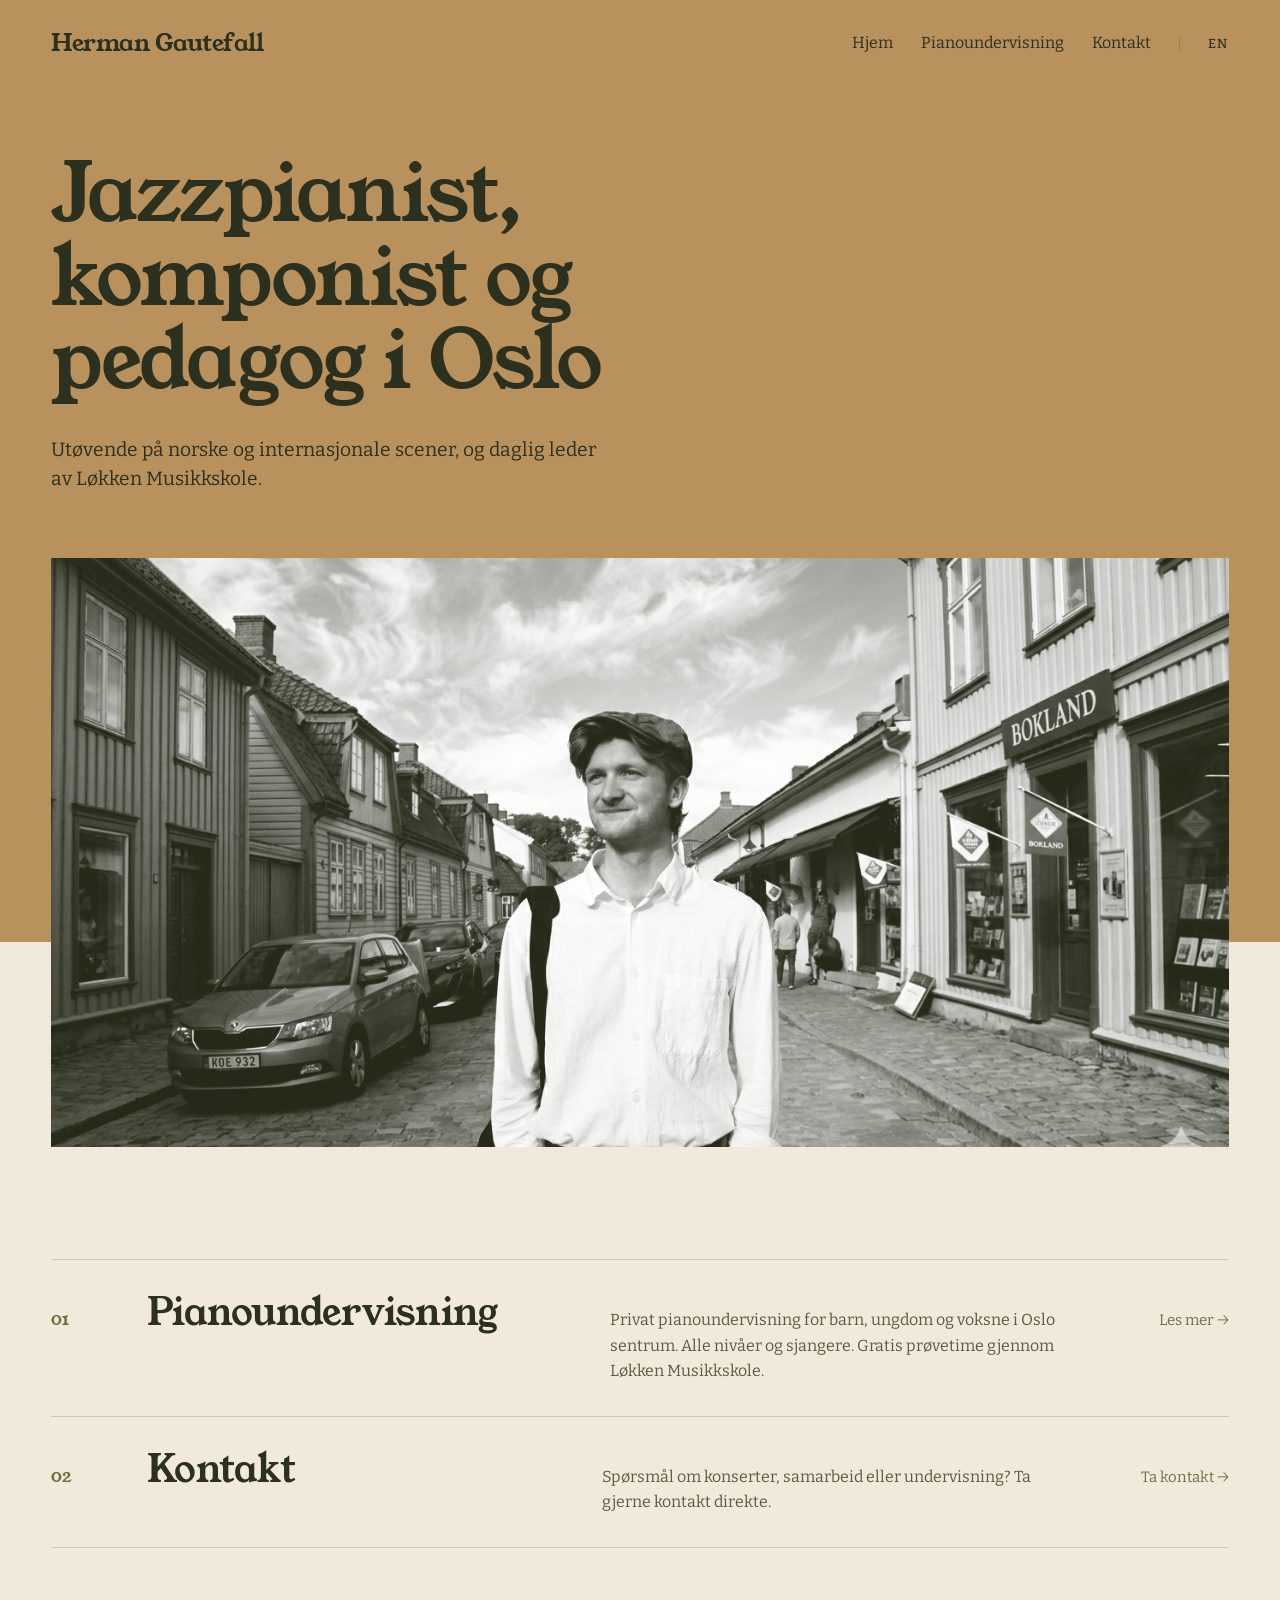
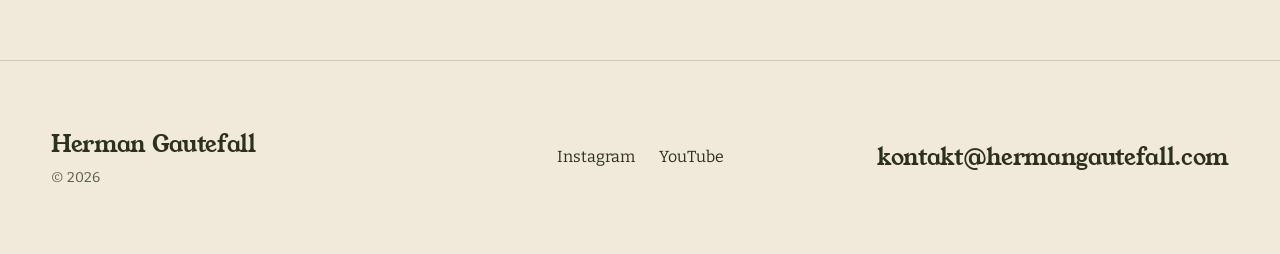
<file: index.html>
<!DOCTYPE html>
<html lang="no">
<head>
  <meta charset="UTF-8">
  <meta name="viewport" content="width=device-width, initial-scale=1.0">
  <title>Herman Gautefall — Jazzpianist og musikklærer i Oslo</title>
  <meta name="description" content="Herman Gautefall er jazzpianist med internasjonal festivalerfaring og musikklærer i Oslo. Se musikk, lær mer og book undervisning.">

  <link rel="alternate" hreflang="no" href="https://hermangautefall.com/">
  <link rel="alternate" hreflang="en" href="https://hermangautefall.com/en/">
  <link rel="alternate" hreflang="x-default" href="https://hermangautefall.com/">

  <link rel="preconnect" href="https://fonts.googleapis.com">
  <link rel="preconnect" href="https://fonts.gstatic.com" crossorigin>
  <link rel="stylesheet" href="css/style.css">
  <link rel="stylesheet" href="css/typography.css">
  <link rel="stylesheet" href="css/animations.css">
</head>
<body>

  <header>
    <nav class="site-nav">
      <a href="/" class="logo">Herman Gautefall</a>
      <ul class="nav-links">
        <li><a href="/">Hjem</a></li>
        <li><a href="/pianoundervisning.html">Pianoundervisning</a></li>
        <li><a href="/kontakt.html">Kontakt</a></li>
        <li><a href="/en/" class="lang-switch">EN</a></li>
      </ul>
      <button class="hamburger" aria-label="Meny">
        <span></span><span></span><span></span>
      </button>
    </nav>
  </header>

  <div class="mobile-nav-overlay">
    <button class="close-btn" aria-label="Lukk">&times;</button>
    <a href="/">Hjem</a>
    <a href="/pianoundervisning.html">Pianoundervisning</a>
    <a href="/kontakt.html">Kontakt</a>
    <a href="/en/" class="lang-switch">EN</a>
  </div>

  <main>

    <!-- HERO -->
    <section class="hero">
      <div class="hero-content">
        <h1 class="hero-title">Jazzpianist, komponist og pedagog i Oslo</h1>
        <p class="hero-subtitle">Utøvende på norske og internasjonale scener, og daglig leder av Løkken Musikkskole.</p>
      </div>
      <figure class="hero-figure">
        <img src="images/hero/Forsidebilde 1.png" alt="Herman Gautefall i en gate med gamle trehus">
      </figure>
    </section>

    <!-- REDAKSJONELL INDEKS -->
    <section class="cards-section">
      <div class="cards-grid">
        <a href="/pianoundervisning.html" class="content-card fade-in-el" data-index="01">
          <h2>Pianoundervisning</h2>
          <p>Privat pianoundervisning for barn, ungdom og voksne i Oslo sentrum. Alle nivåer og sjangere. Gratis prøvetime gjennom Løkken Musikkskole.</p>
          <span class="card-arrow">Les mer</span>
        </a>
        <a href="/kontakt.html" class="content-card fade-in-el" data-index="02">
          <h2>Kontakt</h2>
          <p>Spørsmål om konserter, samarbeid eller undervisning? Ta gjerne kontakt direkte.</p>
          <span class="card-arrow">Ta kontakt</span>
        </a>
      </div>
    </section>

  </main>

  <footer class="site-footer">
    <div class="footer-name">
      <a href="/">Herman Gautefall</a>
      <p>&copy; 2026</p>
    </div>
    <div class="social-links">
      <a href="https://www.instagram.com/hermangautefall/" target="_blank" rel="noopener noreferrer">Instagram</a>
      <a href="https://www.youtube.com/@hermangautefall" target="_blank" rel="noopener noreferrer">YouTube</a>
    </div>
    <a href="mailto:kontakt@hermangautefall.com" class="footer-mail">kontakt@hermangautefall.com</a>
  </footer>

  <script src="js/translations.js"></script>
  <script src="js/main.js"></script>
</body>
</html>
</file>
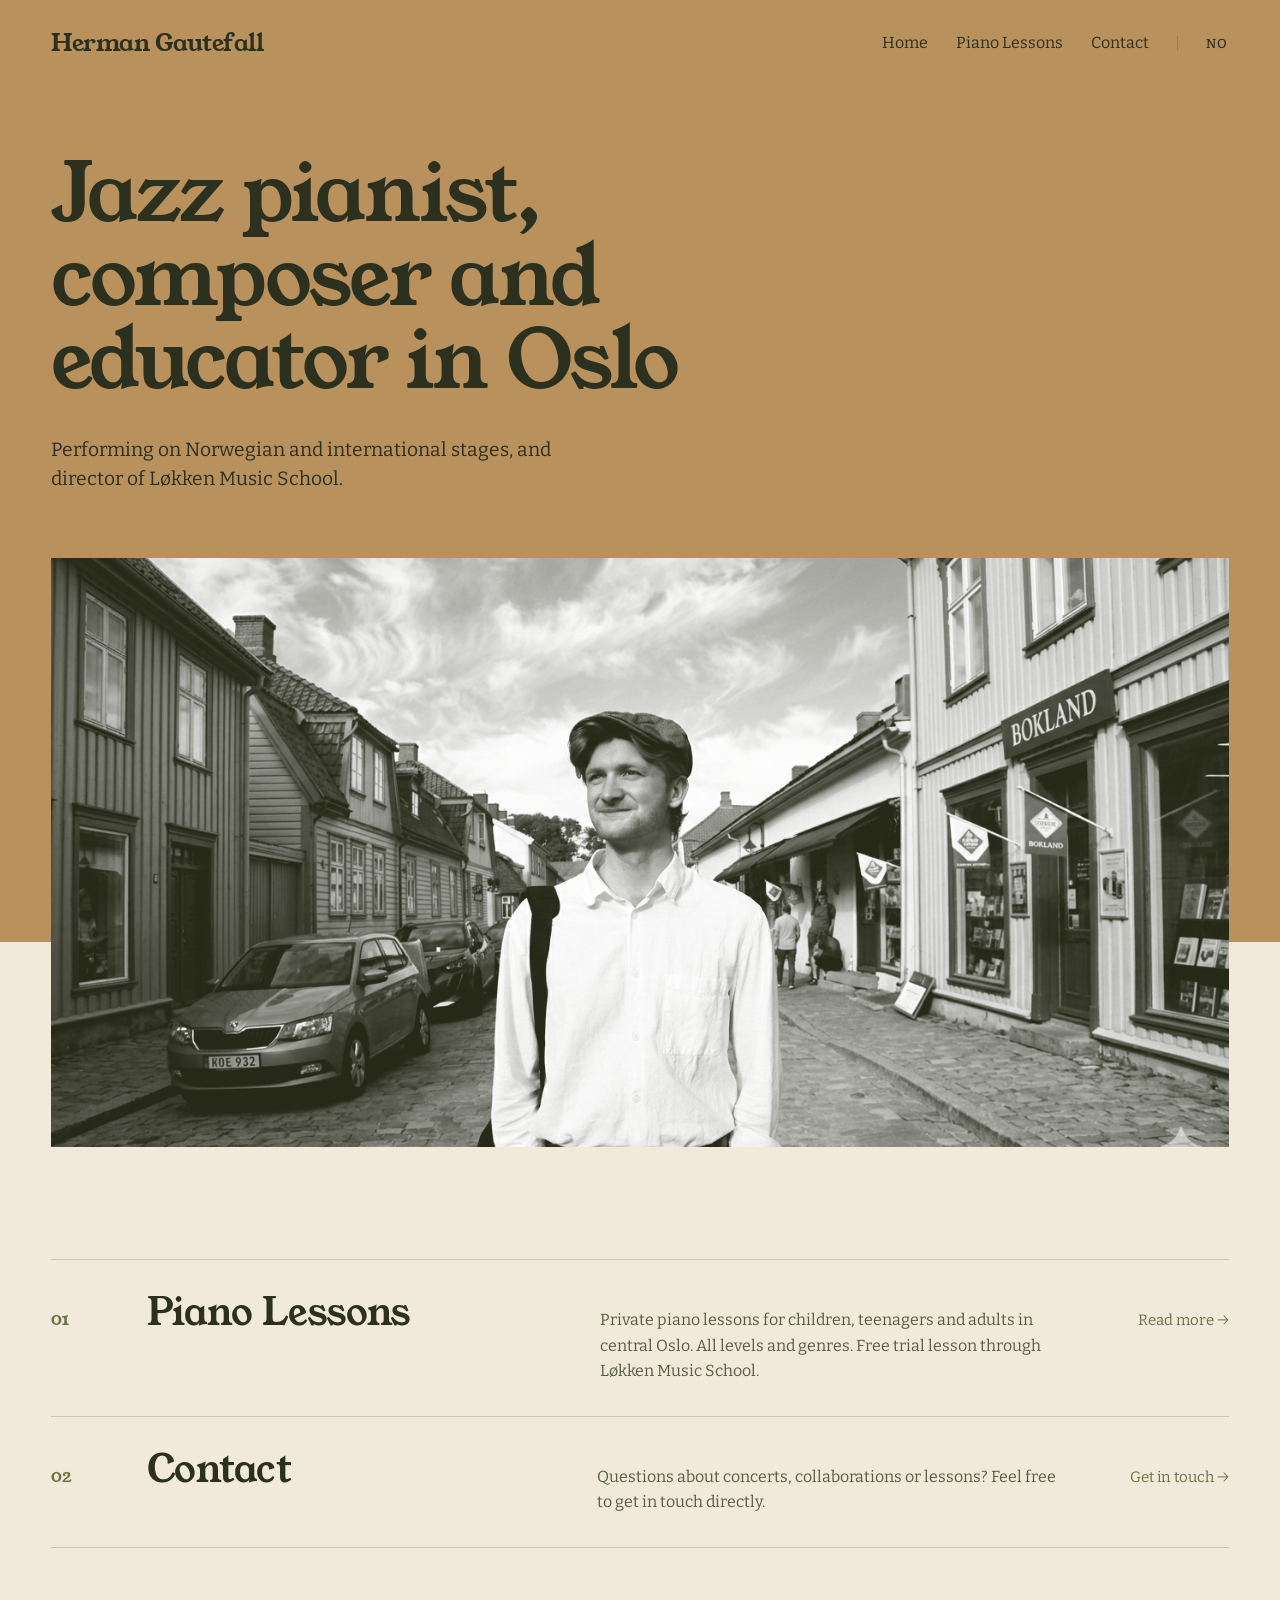
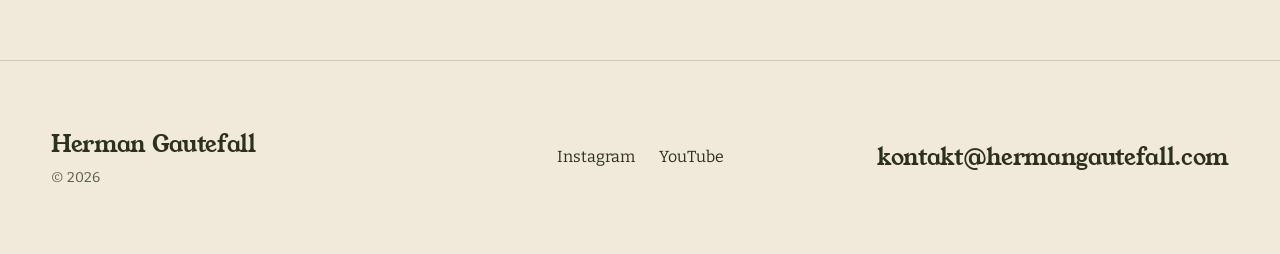
<file: en/index.html>
<!DOCTYPE html>
<html lang="en">
<head>
  <meta charset="UTF-8">
  <meta name="viewport" content="width=device-width, initial-scale=1.0">
  <title>Herman Gautefall — Jazz Pianist and Music Teacher in Oslo</title>
  <meta name="description" content="Herman Gautefall is a jazz pianist with international festival experience and music teacher based in Oslo, Norway.">

  <link rel="alternate" hreflang="no" href="https://hermangautefall.com/">
  <link rel="alternate" hreflang="en" href="https://hermangautefall.com/en/">
  <link rel="alternate" hreflang="x-default" href="https://hermangautefall.com/">

  <link rel="preconnect" href="https://fonts.googleapis.com">
  <link rel="preconnect" href="https://fonts.gstatic.com" crossorigin>
  <link rel="stylesheet" href="../css/style.css">
  <link rel="stylesheet" href="../css/typography.css">
  <link rel="stylesheet" href="../css/animations.css">
</head>
<body>

  <header>
    <nav class="site-nav">
      <a href="/en/" class="logo">Herman Gautefall</a>
      <ul class="nav-links">
        <li><a href="/en/">Home</a></li>
        <li><a href="/en/piano-lessons.html">Piano Lessons</a></li>
        <li><a href="/en/contact.html">Contact</a></li>
        <li><a href="/" class="lang-switch">NO</a></li>
      </ul>
      <button class="hamburger" aria-label="Menu">
        <span></span><span></span><span></span>
      </button>
    </nav>
  </header>

  <div class="mobile-nav-overlay">
    <button class="close-btn" aria-label="Close">&times;</button>
    <a href="/en/">Home</a>
    <a href="/en/piano-lessons.html">Piano Lessons</a>
    <a href="/en/contact.html">Contact</a>
    <a href="/" class="lang-switch">NO</a>
  </div>

  <main>

    <!-- HERO -->
    <section class="hero">
      <div class="hero-content">
        <h1 class="hero-title">Jazz pianist, composer and educator in Oslo</h1>
        <p class="hero-subtitle">Performing on Norwegian and international stages, and director of Løkken Music School.</p>
      </div>
      <figure class="hero-figure">
        <img src="../images/hero/Forsidebilde 1.png" alt="Herman Gautefall on a street lined with old wooden houses">
      </figure>
    </section>

    <!-- EDITORIAL INDEX -->
    <section class="cards-section">
      <div class="cards-grid">
        <a href="/en/piano-lessons.html" class="content-card fade-in-el" data-index="01">
          <h2>Piano Lessons</h2>
          <p>Private piano lessons for children, teenagers and adults in central Oslo. All levels and genres. Free trial lesson through Løkken Music School.</p>
          <span class="card-arrow">Read more</span>
        </a>
        <a href="/en/contact.html" class="content-card fade-in-el" data-index="02">
          <h2>Contact</h2>
          <p>Questions about concerts, collaborations or lessons? Feel free to get in touch directly.</p>
          <span class="card-arrow">Get in touch</span>
        </a>
      </div>
    </section>

  </main>

  <footer class="site-footer">
    <div class="footer-name">
      <a href="/en/">Herman Gautefall</a>
      <p>&copy; 2026</p>
    </div>
    <div class="social-links">
      <a href="https://www.instagram.com/hermangautefall/" target="_blank" rel="noopener noreferrer">Instagram</a>
      <a href="https://www.youtube.com/@hermangautefall" target="_blank" rel="noopener noreferrer">YouTube</a>
    </div>
    <a href="mailto:kontakt@hermangautefall.com" class="footer-mail">kontakt@hermangautefall.com</a>
  </footer>

  <script src="../js/translations.js"></script>
  <script src="../js/main.js"></script>
</body>
</html>
</file>
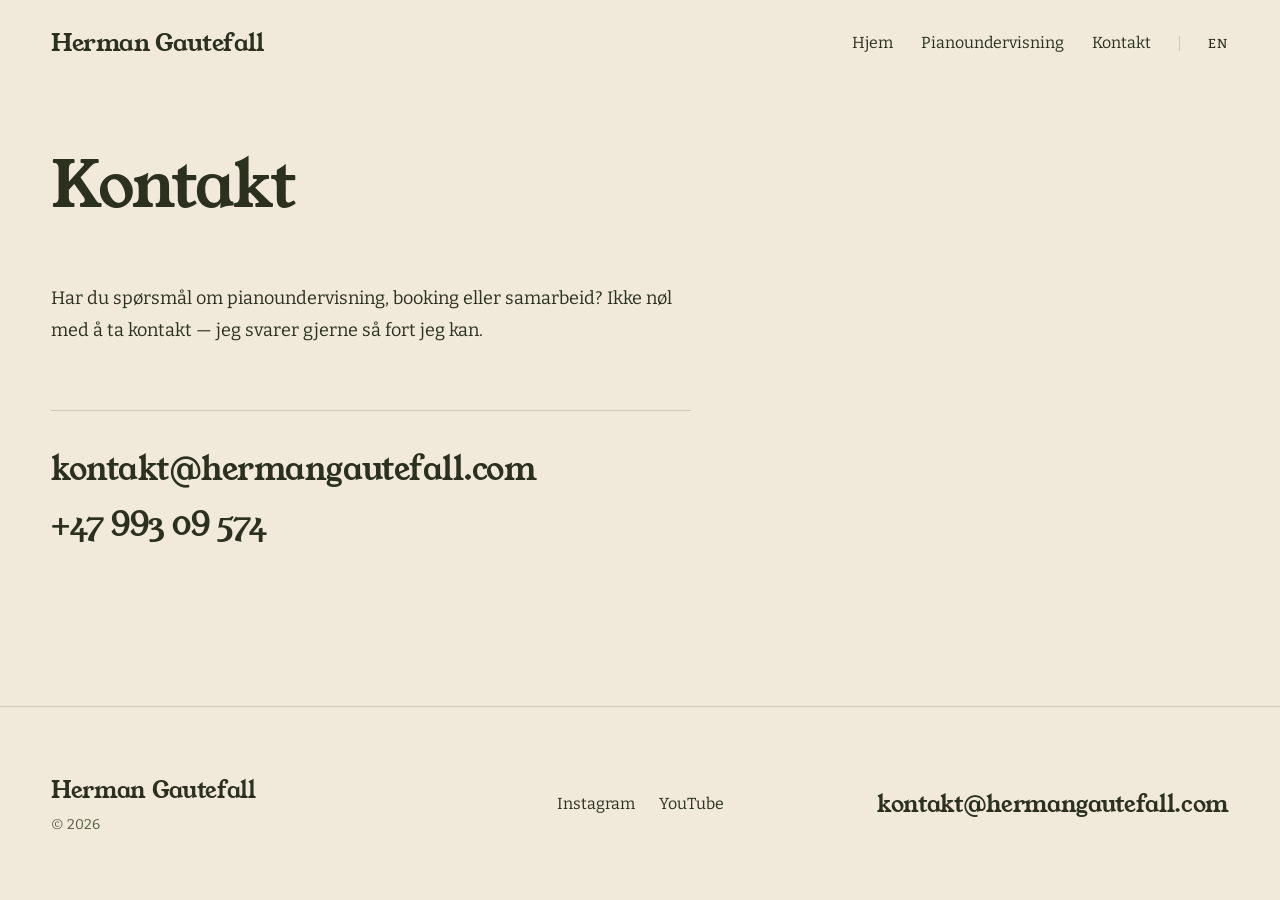
<file: kontakt.html>
<!DOCTYPE html>
<html lang="no">
<head>
  <meta charset="UTF-8">
  <meta name="viewport" content="width=device-width, initial-scale=1.0">
  <title>Kontakt Herman Gautefall — Pianoundervisning og booking i Oslo</title>
  <meta name="description" content="Ta kontakt med jazzpianist og musikklærer Herman Gautefall for pianoundervisning i Oslo eller booking som pianist.">

  <link rel="alternate" hreflang="no" href="https://hermangautefall.com/kontakt.html">
  <link rel="alternate" hreflang="en" href="https://hermangautefall.com/en/contact.html">
  <link rel="alternate" hreflang="x-default" href="https://hermangautefall.com/kontakt.html">

  <link rel="preconnect" href="https://fonts.googleapis.com">
  <link rel="preconnect" href="https://fonts.gstatic.com" crossorigin>
  <link rel="stylesheet" href="css/style.css">
  <link rel="stylesheet" href="css/typography.css">
  <link rel="stylesheet" href="css/animations.css">
</head>
<body>

  <header>
    <nav class="site-nav">
      <a href="/" class="logo">Herman Gautefall</a>
      <ul class="nav-links">
        <li><a href="/">Hjem</a></li>
        <li><a href="/pianoundervisning.html">Pianoundervisning</a></li>
        <li><a href="/kontakt.html">Kontakt</a></li>
        <li><a href="/en/contact.html" class="lang-switch">EN</a></li>
      </ul>
      <button class="hamburger" aria-label="Meny">
        <span></span><span></span><span></span>
      </button>
    </nav>
  </header>

  <div class="mobile-nav-overlay">
    <button class="close-btn" aria-label="Lukk">&times;</button>
    <a href="/">Hjem</a>
    <a href="/pianoundervisning.html">Pianoundervisning</a>
    <a href="/kontakt.html">Kontakt</a>
    <a href="/en/contact.html" class="lang-switch">EN</a>
  </div>

  <main>
    <div class="content-section page-top">

      <h1 class="page-title">Kontakt</h1>
      <div class="contact-info">
        <p>Har du spørsmål om pianoundervisning, booking eller samarbeid? Ikke nøl med å ta kontakt — jeg svarer gjerne så fort jeg kan.</p>

        <div class="contact-details">
          <a href="mailto:kontakt@hermangautefall.com">kontakt@hermangautefall.com</a>
          <a href="tel:+4799309574">+47 993 09 574</a>
        </div>
      </div>

    </div>

  </main>

  <footer class="site-footer">
    <div class="footer-name">
      <a href="/">Herman Gautefall</a>
      <p>&copy; 2026</p>
    </div>
    <div class="social-links">
      <a href="https://www.instagram.com/hermangautefall/" target="_blank" rel="noopener noreferrer">Instagram</a>
      <a href="https://www.youtube.com/@hermangautefall" target="_blank" rel="noopener noreferrer">YouTube</a>
    </div>
    <a href="mailto:kontakt@hermangautefall.com" class="footer-mail">kontakt@hermangautefall.com</a>
  </footer>

  <script src="js/translations.js"></script>
  <script src="js/main.js"></script>
</body>
</html>
</file>
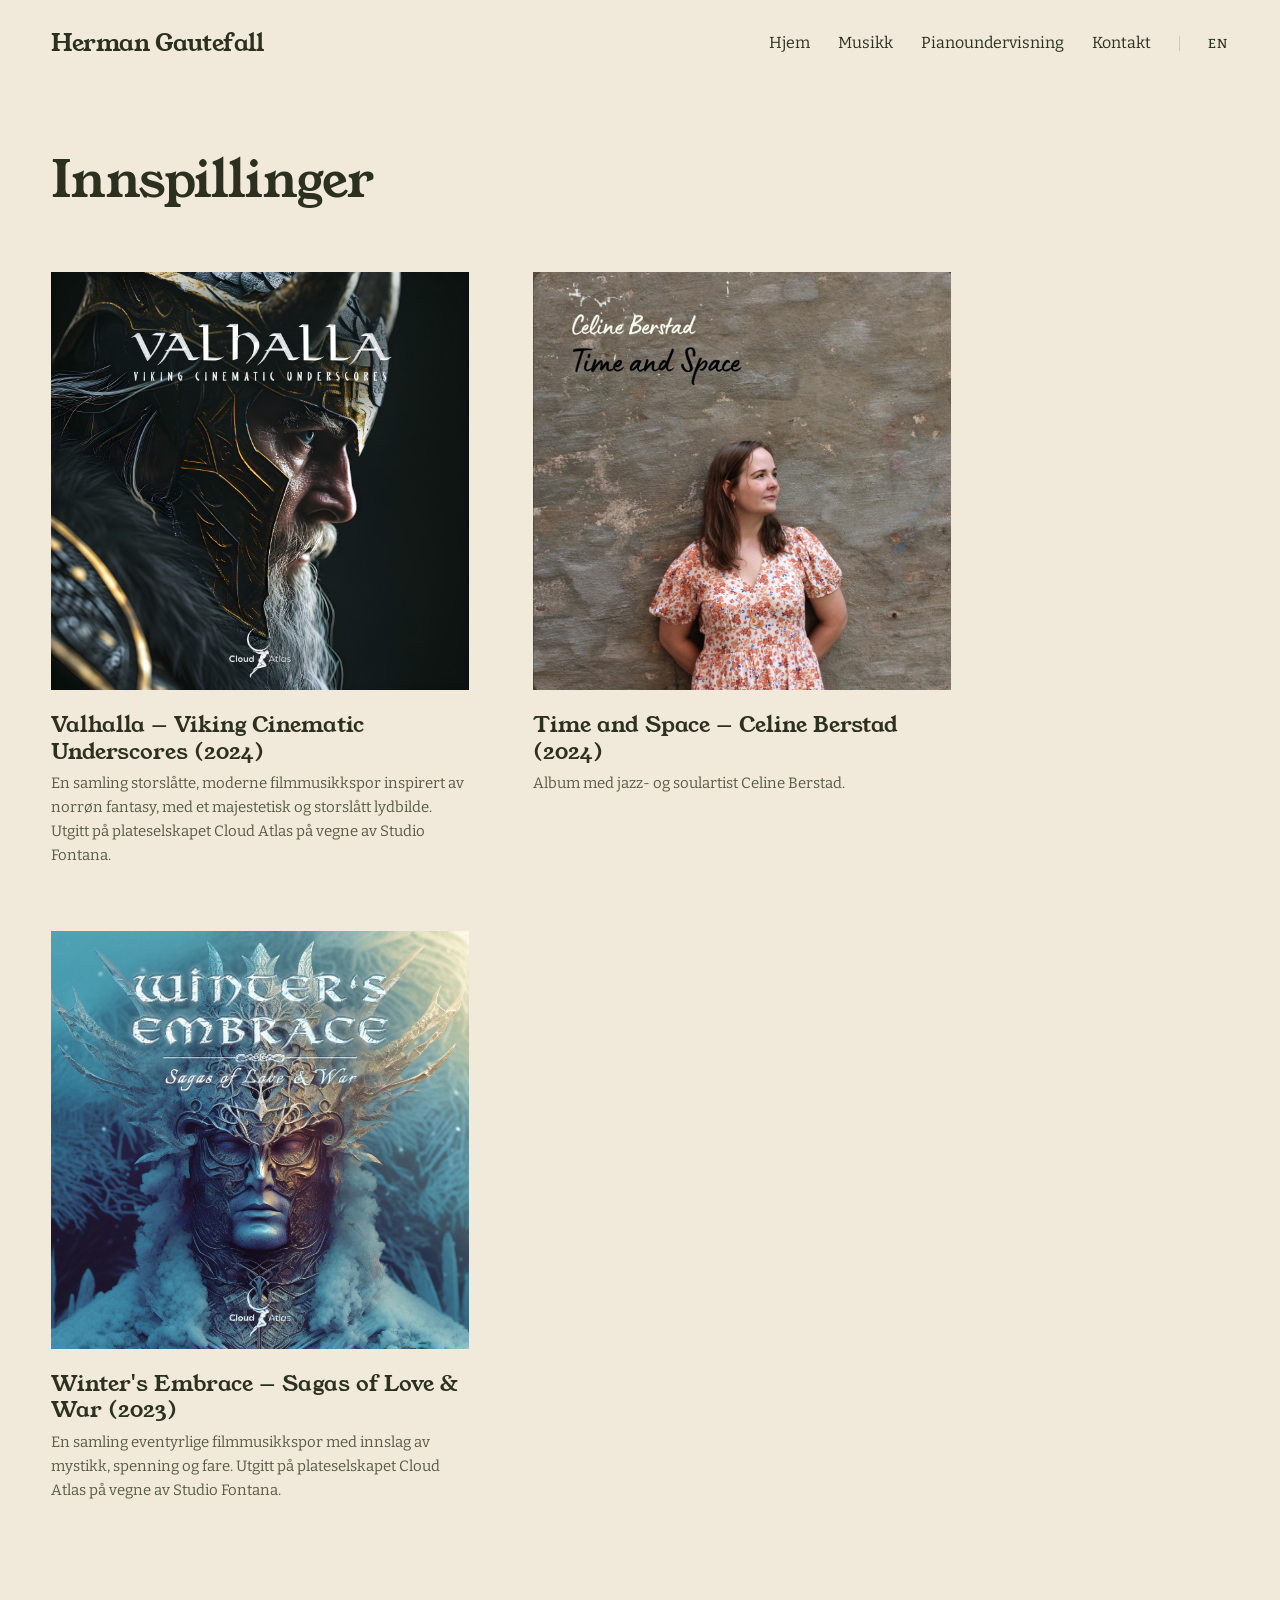
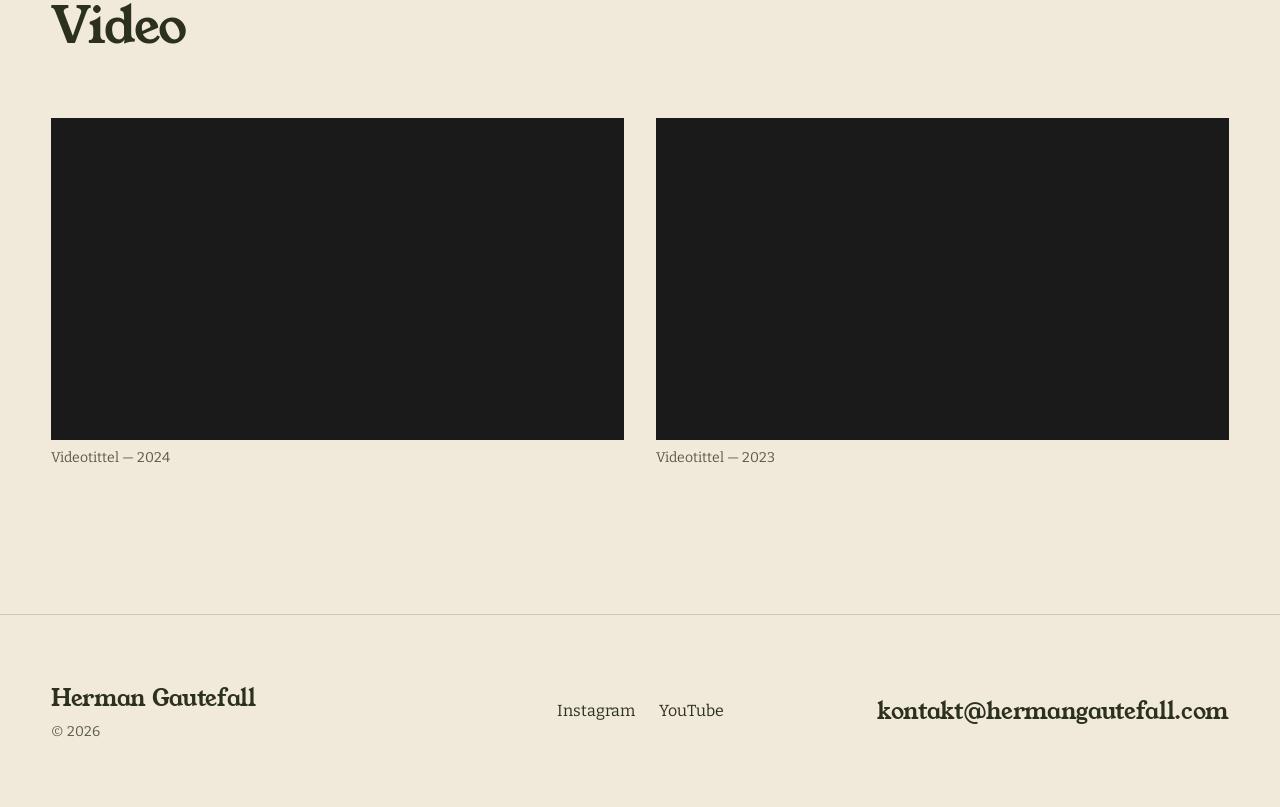
<file: musikk.html>
<!DOCTYPE html>
<html lang="no">
<head>
  <meta charset="UTF-8">
  <meta name="viewport" content="width=device-width, initial-scale=1.0">
  <title>Musikk og karriere — Herman Gautefall, jazzpianist i Oslo</title>
  <meta name="description" content="Utforsk Herman Gautefalls musikk, festivalopptredener og karriere som jazzpianist. Aktiv utøver med internasjonal erfaring.">

  <meta name="robots" content="noindex"> <!-- Midlertidig skjult: fjern når siden er klar -->
  <link rel="alternate" hreflang="no" href="https://hermangautefall.com/musikk.html">
  <link rel="alternate" hreflang="en" href="https://hermangautefall.com/en/music.html">
  <link rel="alternate" hreflang="x-default" href="https://hermangautefall.com/musikk.html">

  <link rel="preconnect" href="https://fonts.googleapis.com">
  <link rel="preconnect" href="https://fonts.gstatic.com" crossorigin>
  <link rel="stylesheet" href="css/style.css">
  <link rel="stylesheet" href="css/typography.css">
  <link rel="stylesheet" href="css/animations.css">
</head>
<body>

  <header>
    <nav class="site-nav">
      <a href="/" class="logo">Herman Gautefall</a>
      <ul class="nav-links">
        <li><a href="/">Hjem</a></li>
        <li><a href="/musikk.html">Musikk</a></li>
        <li><a href="/pianoundervisning.html">Pianoundervisning</a></li>
        <li><a href="/kontakt.html">Kontakt</a></li>
        <li><a href="/en/music.html" class="lang-switch">EN</a></li>
      </ul>
      <button class="hamburger" aria-label="Meny">
        <span></span><span></span><span></span>
      </button>
    </nav>
  </header>

  <div class="mobile-nav-overlay">
    <button class="close-btn" aria-label="Lukk">&times;</button>
    <a href="/">Hjem</a>
    <a href="/musikk.html">Musikk</a>
    <a href="/pianoundervisning.html">Pianoundervisning</a>
    <a href="/kontakt.html">Kontakt</a>
    <a href="/en/music.html" class="lang-switch">EN</a>
  </div>

  <main>
    <div class="content-section" style="padding-top: calc(var(--nav-height) + var(--space-lg));">

      <h2 class="section-title">Innspillinger</h2>
      <div class="works-grid">
        <div class="work-item">
          <img src="images/album/Valhalla Album.jpg" alt="Valhalla — Viking Cinematic Underscores">
          <p class="caption-title">Valhalla — Viking Cinematic Underscores (2024)</p>
          <p class="caption-desc">En samling storslåtte, moderne filmmusikkspor inspirert av norrøn fantasy, med et majestetisk og storslått lydbilde. Utgitt på plateselskapet Cloud Atlas på vegne av Studio Fontana.</p>
        </div>
        <div class="work-item">
          <img src="images/album/Celine Berstad - Time and Space.png" alt="Time and Space — Celine Berstad">
          <p class="caption-title">Time and Space — Celine Berstad (2024)</p>
          <p class="caption-desc">Album med jazz- og soulartist Celine Berstad.</p>
        </div>
        <div class="work-item">
          <img src="images/album/Winter's Embrace.jpg" alt="Winter's Embrace — Sagas of Love & War">
          <p class="caption-title">Winter's Embrace — Sagas of Love &amp; War (2023)</p>
          <p class="caption-desc">En samling eventyrlige filmmusikkspor med innslag av mystikk, spenning og fare. Utgitt på plateselskapet Cloud Atlas på vegne av Studio Fontana.</p>
        </div>
      </div>

      <!-- Video -->
      <h2 class="section-title" style="margin-top: var(--space-lg);">Video</h2>
      <div class="video-grid">
        <div class="video-item">
          <div style="background: #1a1a1a; aspect-ratio: 16/9;"></div>
          <p class="caption">Videotittel — 2024</p>
        </div>
        <div class="video-item">
          <div style="background: #1a1a1a; aspect-ratio: 16/9;"></div>
          <p class="caption">Videotittel — 2023</p>
        </div>
      </div>

    </div>

  </main>

  <footer class="site-footer">
    <div class="footer-name">
      <a href="/">Herman Gautefall</a>
      <p>&copy; 2026</p>
    </div>
    <div class="social-links">
      <a href="https://www.instagram.com/hermangautefall/" target="_blank" rel="noopener noreferrer">Instagram</a>
      <a href="https://www.youtube.com/@hermangautefall" target="_blank" rel="noopener noreferrer">YouTube</a>
    </div>
    <a href="mailto:kontakt@hermangautefall.com" class="footer-mail">kontakt@hermangautefall.com</a>
  </footer>

  <script src="js/translations.js"></script>
  <script src="js/main.js"></script>
</body>
</html>
</file>
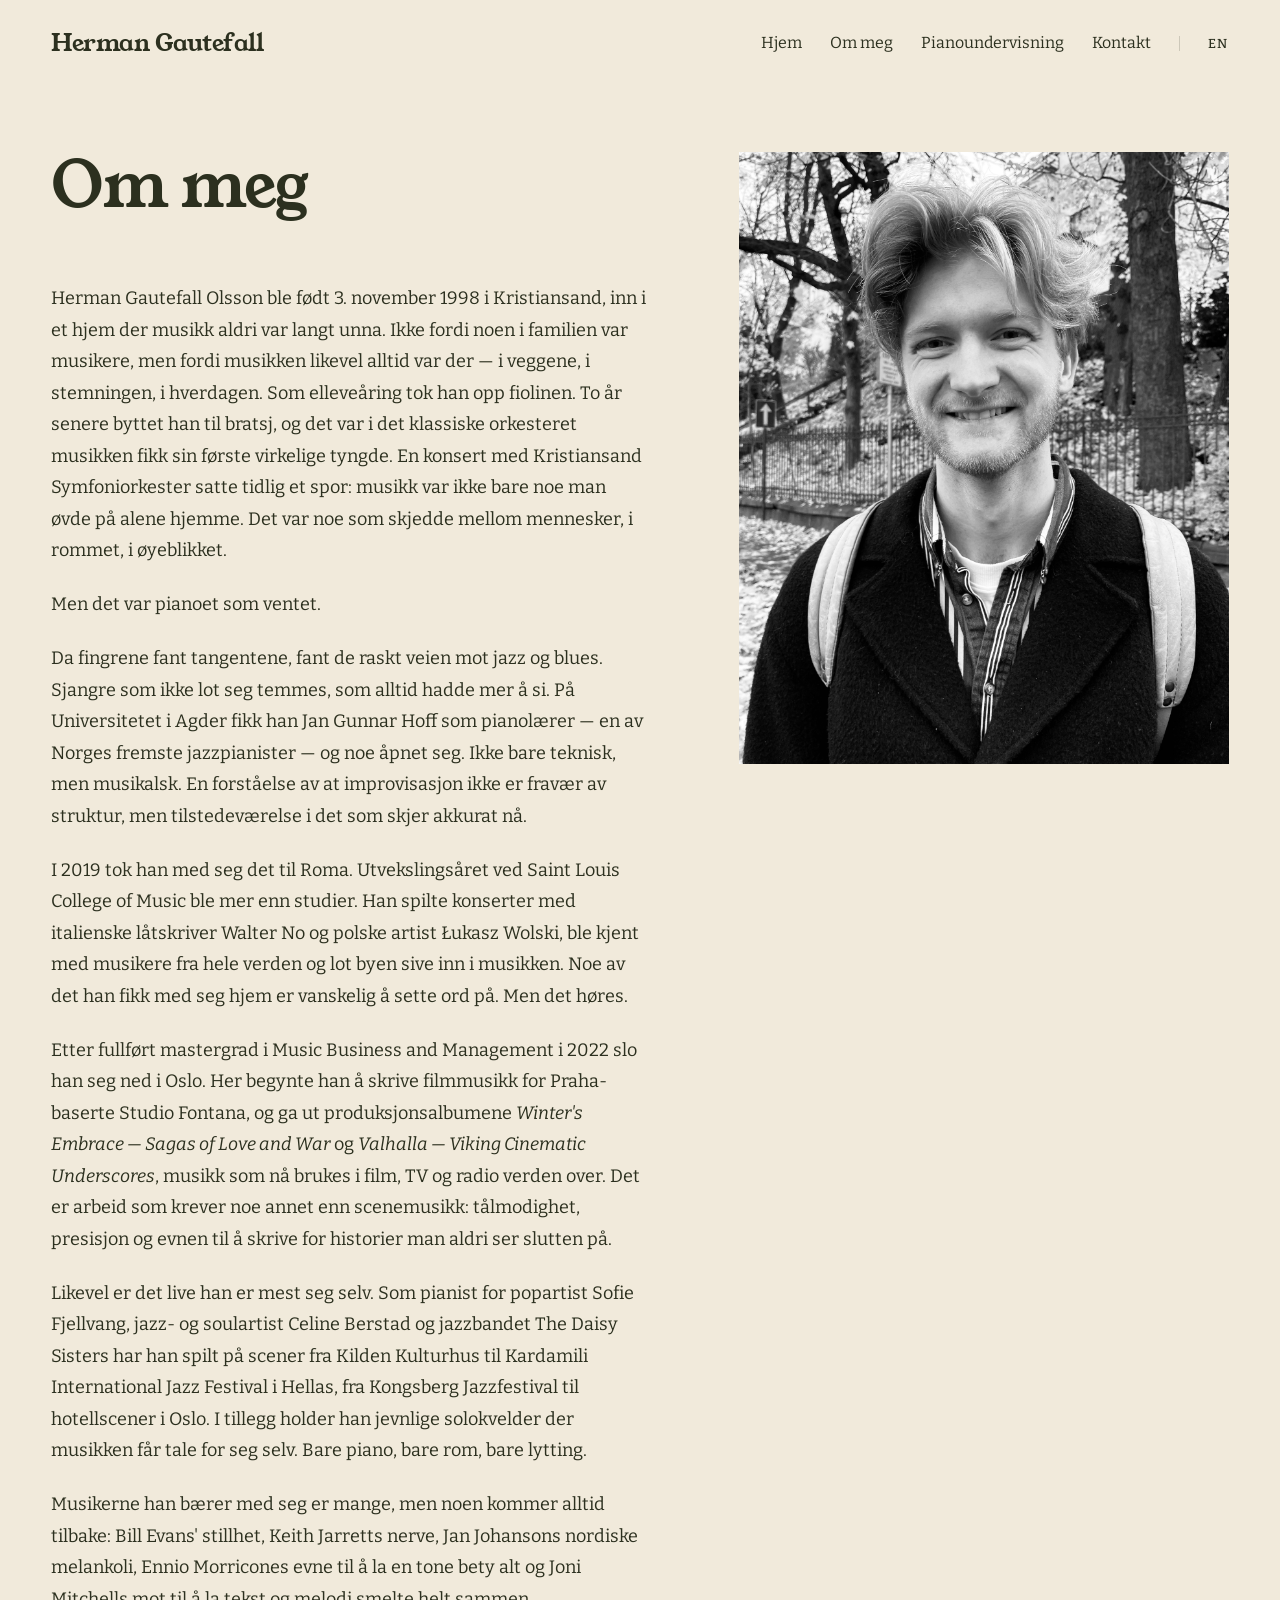
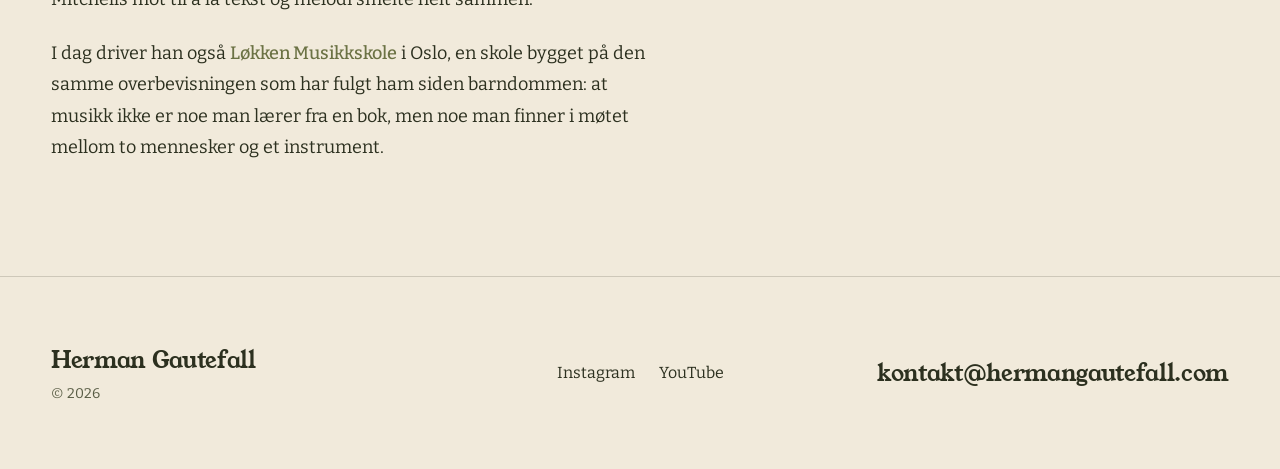
<file: om-meg.html>
<!DOCTYPE html>
<html lang="no">
<head>
  <meta charset="UTF-8">
  <meta name="viewport" content="width=device-width, initial-scale=1.0">
  <title>Om Herman Gautefall — Jazzpianist og pedagog fra Oslo</title>
  <meta name="description" content="Les om Herman Gautefalls karriere som jazzpianist, internasjonale festivalopptreden og bakgrunn som musikklærer i Oslo.">

  <meta name="robots" content="noindex"> <!-- Midlertidig skjult: fjern når siden er klar -->
  <link rel="alternate" hreflang="no" href="https://hermangautefall.com/om-meg.html">
  <link rel="alternate" hreflang="en" href="https://hermangautefall.com/en/about.html">
  <link rel="alternate" hreflang="x-default" href="https://hermangautefall.com/om-meg.html">

  <link rel="preconnect" href="https://fonts.googleapis.com">
  <link rel="preconnect" href="https://fonts.gstatic.com" crossorigin>
  <link rel="stylesheet" href="css/style.css">
  <link rel="stylesheet" href="css/typography.css">
  <link rel="stylesheet" href="css/animations.css">
</head>
<body>

  <header>
    <nav class="site-nav">
      <a href="/" class="logo">Herman Gautefall</a>
      <ul class="nav-links">
        <li><a href="/">Hjem</a></li>
        <li><a href="/om-meg.html">Om meg</a></li>
        <li><a href="/pianoundervisning.html">Pianoundervisning</a></li>
        <li><a href="/kontakt.html">Kontakt</a></li>
        <li><a href="/en/about.html" class="lang-switch">EN</a></li>
      </ul>
      <button class="hamburger" aria-label="Meny">
        <span></span><span></span><span></span>
      </button>
    </nav>
  </header>

  <div class="mobile-nav-overlay">
    <button class="close-btn" aria-label="Lukk">&times;</button>
    <a href="/">Hjem</a>
    <a href="/om-meg.html">Om meg</a>
    <a href="/pianoundervisning.html">Pianoundervisning</a>
    <a href="/kontakt.html">Kontakt</a>
    <a href="/en/about.html" class="lang-switch">EN</a>
  </div>

  <main>

    <!-- BIOGRAFI -->
    <section class="about">
      <div class="about-text">
        <h1 class="page-title">Om meg</h1>

        <p class="fade-in-el">Herman Gautefall Olsson ble født 3. november 1998 i Kristiansand, inn i et hjem der musikk aldri var langt unna. Ikke fordi noen i familien var musikere, men fordi musikken likevel alltid var der — i veggene, i stemningen, i hverdagen. Som elleveåring tok han opp fiolinen. To år senere byttet han til bratsj, og det var i det klassiske orkesteret musikken fikk sin første virkelige tyngde. En konsert med Kristiansand Symfoniorkester satte tidlig et spor: musikk var ikke bare noe man øvde på alene hjemme. Det var noe som skjedde mellom mennesker, i rommet, i øyeblikket.</p>

        <p class="fade-in-el">Men det var pianoet som ventet.</p>

        <p class="fade-in-el">Da fingrene fant tangentene, fant de raskt veien mot jazz og blues. Sjangre som ikke lot seg temmes, som alltid hadde mer å si. På Universitetet i Agder fikk han Jan Gunnar Hoff som pianolærer — en av Norges fremste jazzpianister — og noe åpnet seg. Ikke bare teknisk, men musikalsk. En forståelse av at improvisasjon ikke er fravær av struktur, men tilstedeværelse i det som skjer akkurat nå.</p>

        <p class="fade-in-el">I 2019 tok han med seg det til Roma. Utvekslingsåret ved Saint Louis College of Music ble mer enn studier. Han spilte konserter med italienske låtskriver Walter No og polske artist Łukasz Wolski, ble kjent med musikere fra hele verden og lot byen sive inn i musikken. Noe av det han fikk med seg hjem er vanskelig å sette ord på. Men det høres.</p>

        <p class="fade-in-el">Etter fullført mastergrad i Music Business and Management i 2022 slo han seg ned i Oslo. Her begynte han å skrive filmmusikk for Praha-baserte Studio Fontana, og ga ut produksjonsalbumene <em>Winter's Embrace — Sagas of Love and War</em> og <em>Valhalla — Viking Cinematic Underscores</em>, musikk som nå brukes i film, TV og radio verden over. Det er arbeid som krever noe annet enn scenemusikk: tålmodighet, presisjon og evnen til å skrive for historier man aldri ser slutten på.</p>

        <p class="fade-in-el">Likevel er det live han er mest seg selv. Som pianist for popartist Sofie Fjellvang, jazz- og soulartist Celine Berstad og jazzbandet The Daisy Sisters har han spilt på scener fra Kilden Kulturhus til Kardamili International Jazz Festival i Hellas, fra Kongsberg Jazzfestival til hotellscener i Oslo. I tillegg holder han jevnlige solokvelder der musikken får tale for seg selv. Bare piano, bare rom, bare lytting.</p>

        <p class="fade-in-el">Musikerne han bærer med seg er mange, men noen kommer alltid tilbake: Bill Evans' stillhet, Keith Jarretts nerve, Jan Johansons nordiske melankoli, Ennio Morricones evne til å la en tone bety alt og Joni Mitchells mot til å la tekst og melodi smelte helt sammen.</p>

        <p class="fade-in-el">I dag driver han også <a href="https://lokkenmusikkskole.com" target="_blank" rel="noopener noreferrer" class="text-link">Løkken Musikkskole</a> i Oslo, en skole bygget på den samme overbevisningen som har fulgt ham siden barndommen: at musikk ikke er noe man lærer fra en bok, men noe man finner i møtet mellom to mennesker og et instrument.</p>
      </div>
      <figure class="about-portrait">
        <img src="images/portrett/portrett-herman-1.jpg" alt="Herman Gautefall Olsson">
      </figure>
    </section>

  </main>

  <footer class="site-footer">
    <div class="footer-name">
      <a href="/">Herman Gautefall</a>
      <p>&copy; 2026</p>
    </div>
    <div class="social-links">
      <a href="https://www.instagram.com/hermangautefall/" target="_blank" rel="noopener noreferrer">Instagram</a>
      <a href="https://www.youtube.com/@hermangautefall" target="_blank" rel="noopener noreferrer">YouTube</a>
    </div>
    <a href="mailto:kontakt@hermangautefall.com" class="footer-mail">kontakt@hermangautefall.com</a>
  </footer>

  <script src="js/translations.js"></script>
  <script src="js/main.js"></script>
</body>
</html>
</file>
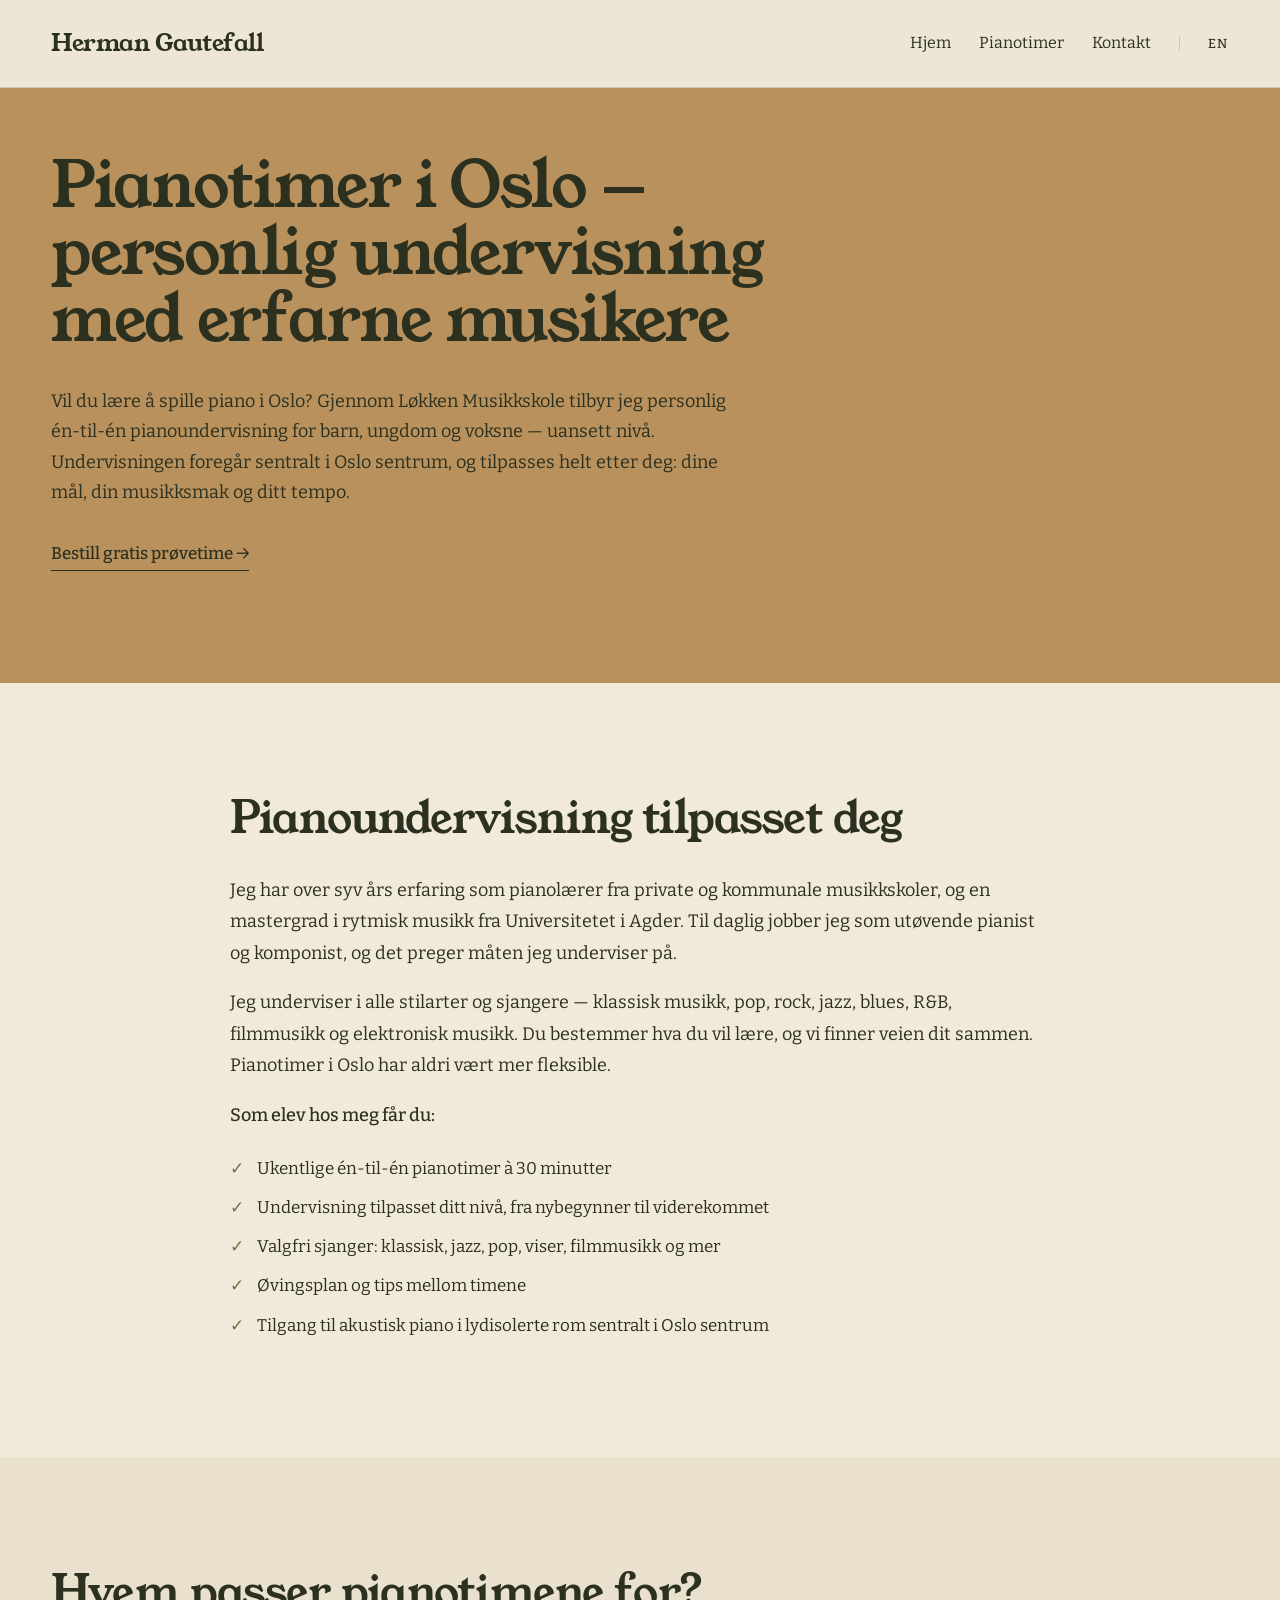
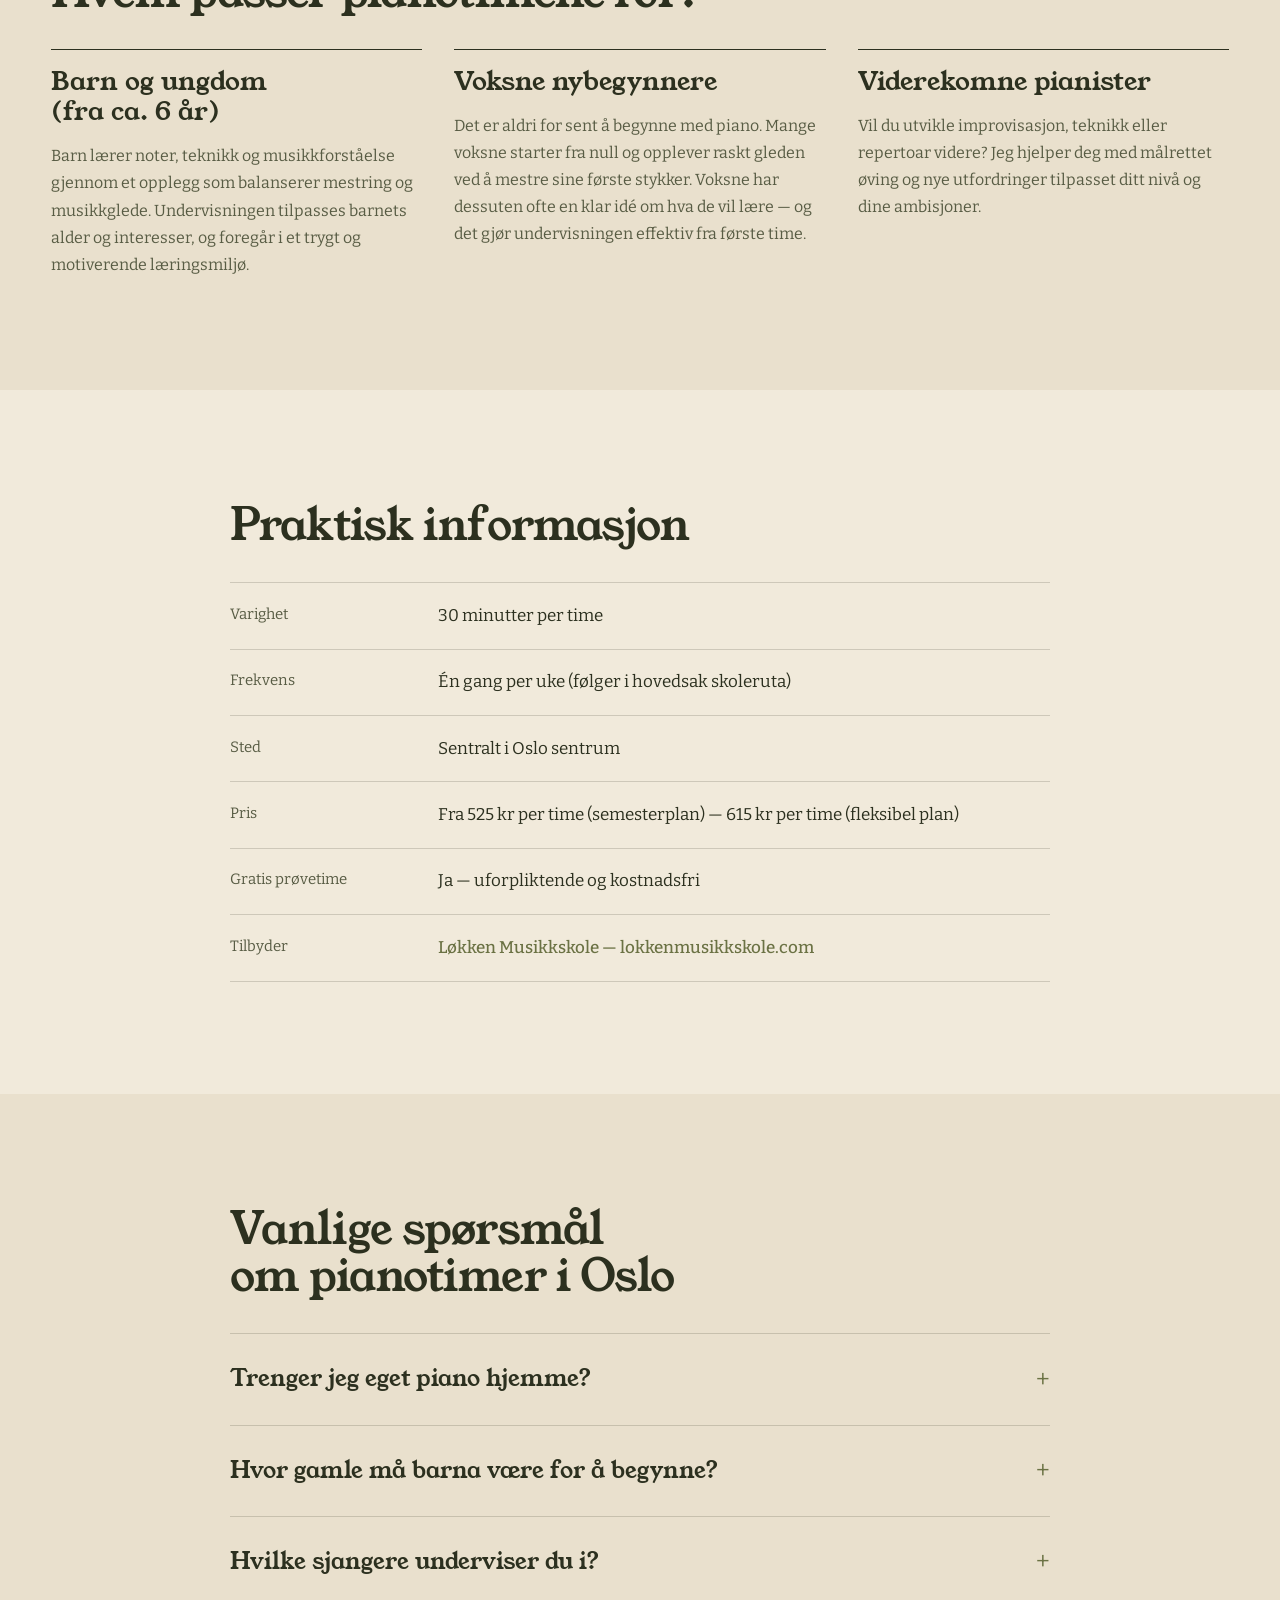
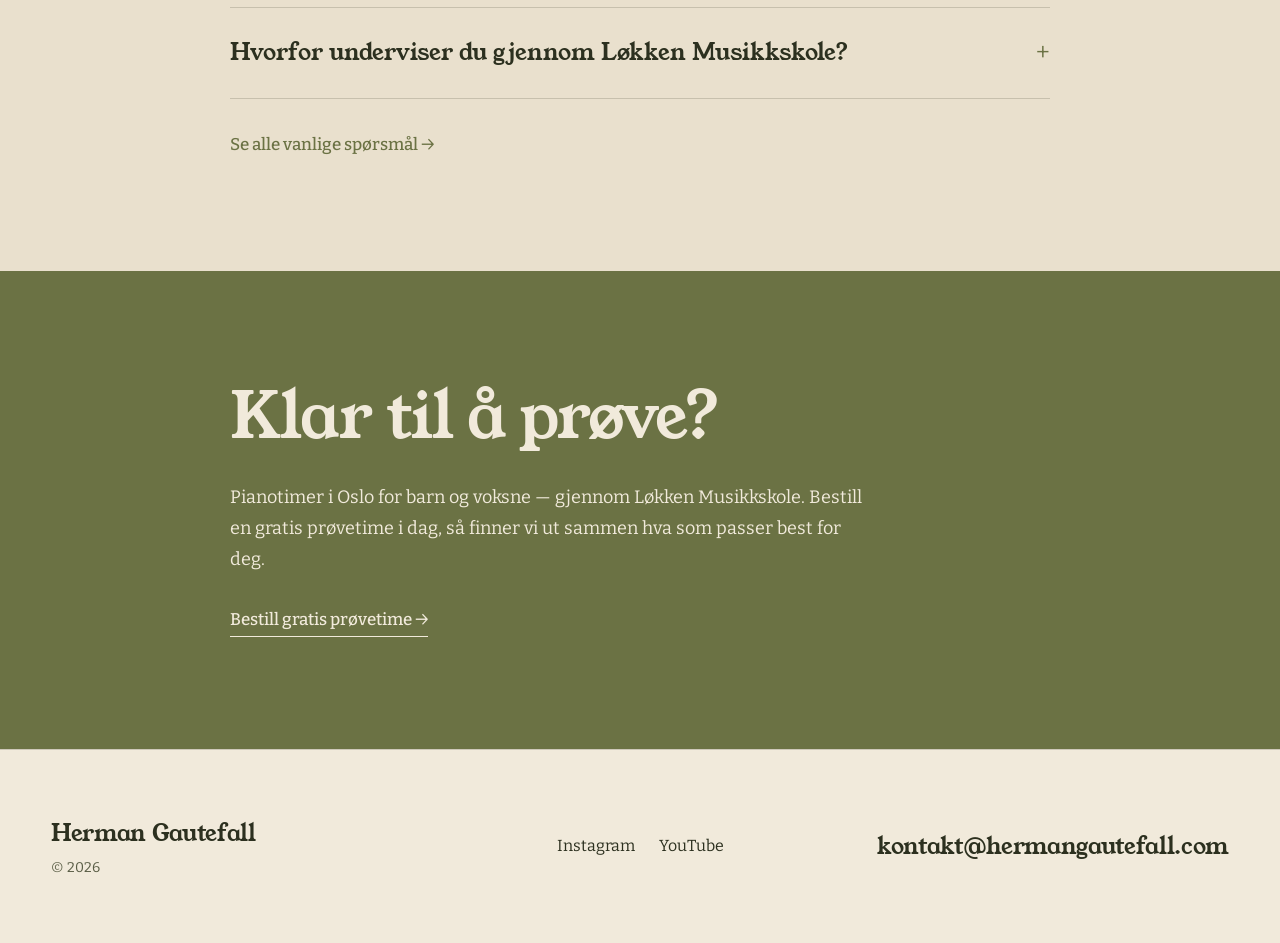
<file: pianotimer-oslo.html>
<!DOCTYPE html>
<html lang="no">
<head>
  <meta charset="UTF-8">
  <meta name="viewport" content="width=device-width, initial-scale=1.0">
  <title>Pianotimer i Oslo — Herman Gautefall Olsson</title>
  <meta name="description" content="Herman Gautefall Olsson tilbyr pianotimer i Oslo for barn og voksne gjennom Løkken Musikkskole. Skreddersydd én-til-én undervisning i alle sjangere, sentralt i Oslo sentrum.">

  <link rel="alternate" hreflang="no" href="https://hermangautefall.com/pianotimer-oslo">
  <link rel="alternate" hreflang="x-default" href="https://hermangautefall.com/pianotimer-oslo">

  <script type="application/ld+json">
  {
    "@context": "https://schema.org",
    "@type": "EducationalOrganization",
    "name": "Løkken Musikkskole",
    "url": "https://lokkenmusikkskole.com",
    "description": "Privat musikkskole i Oslo med én-til-én undervisning i piano og sang",
    "areaServed": "Oslo"
  }
  </script>

  <link rel="stylesheet" href="css/style.css">
  <link rel="stylesheet" href="css/typography.css">
  <link rel="stylesheet" href="css/animations.css">
</head>
<body>

  <header>
    <nav class="site-nav nav-opaque">
      <a href="/" class="logo">Herman Gautefall</a>
      <ul class="nav-links">
        <li><a href="/">Hjem</a></li>
        <li><a href="/pianotimer-oslo">Pianotimer</a></li>
        <li><a href="/kontakt.html">Kontakt</a></li>
        <li><a href="/en/" class="lang-switch">EN</a></li>
      </ul>
      <button class="hamburger" aria-label="Meny">
        <span></span><span></span><span></span>
      </button>
    </nav>
  </header>

  <div class="mobile-nav-overlay">
    <button class="close-btn" aria-label="Lukk">&times;</button>
    <a href="/">Hjem</a>
    <a href="/pianotimer-oslo">Pianotimer</a>
    <a href="/kontakt.html">Kontakt</a>
    <a href="/en/" class="lang-switch">EN</a>
  </div>

  <main>

    <!-- SEKSJON 1 — HERO -->
    <section class="pt-hero">
      <div class="pt-hero-inner">
        <h1 class="pt-hero-h1">Pianotimer i Oslo — personlig undervisning med erfarne musikere</h1>
        <p class="pt-hero-ingress">Vil du lære å spille piano i Oslo? Gjennom Løkken Musikkskole tilbyr jeg personlig én-til-én pianoundervisning for barn, ungdom og voksne — uansett nivå. Undervisningen foregår sentralt i Oslo sentrum, og tilpasses helt etter deg: dine mål, din musikksmak og ditt tempo.</p>
        <a href="https://lokkenmusikkskole.com/pamelding" target="_blank" rel="noopener" class="pt-btn-outline">Bestill gratis prøvetime &rarr;</a>
      </div>
    </section>

    <!-- SEKSJON 2 — PIANOUNDERVISNING TILPASSET DEG -->
    <section class="pt-tilpasset">
      <div class="pt-tilpasset-inner">
        <!-- Bilde: legg til når lokkenmusikkskole.com/images/pianobilde-1.jpg er tilgjengelig -->
        <!-- <img src="https://lokkenmusikkskole.com/images/pianobilde-1.jpg" alt="Pianoundervisning hos Løkken Musikkskole" class="pt-tilpasset-img"> -->
        <h2 class="pt-h2">Pianoundervisning tilpasset deg</h2>
        <p>Jeg har over syv års erfaring som pianolærer fra private og kommunale musikkskoler, og en mastergrad i rytmisk musikk fra Universitetet i Agder. Til daglig jobber jeg som utøvende pianist og komponist, og det preger måten jeg underviser på.</p>
        <p>Jeg underviser i alle stilarter og sjangere — klassisk musikk, pop, rock, jazz, blues, R&B, filmmusikk og elektronisk musikk. Du bestemmer hva du vil lære, og vi finner veien dit sammen. Pianotimer i Oslo har aldri vært mer fleksible.</p>
        <p class="pt-list-intro">Som elev hos meg får du:</p>
        <ul class="pt-checklist">
          <li><span class="pt-check">&#10003;</span> Ukentlige én-til-én pianotimer à 30 minutter</li>
          <li><span class="pt-check">&#10003;</span> Undervisning tilpasset ditt nivå, fra nybegynner til viderekommet</li>
          <li><span class="pt-check">&#10003;</span> Valgfri sjanger: klassisk, jazz, pop, viser, filmmusikk og mer</li>
          <li><span class="pt-check">&#10003;</span> Øvingsplan og tips mellom timene</li>
          <li><span class="pt-check">&#10003;</span> Tilgang til akustisk piano i lydisolerte rom sentralt i Oslo sentrum</li>
        </ul>
      </div>
    </section>

    <!-- SEKSJON 3 — HVEM PASSER PIANOTIMENE FOR? -->
    <section class="pt-hvem">
      <h2 class="pt-h2 pt-h2-center">Hvem passer pianotimene for?</h2>
      <div class="pt-cards">
        <div class="pt-card">
          <h3 class="pt-h3">Barn og ungdom (fra ca. 6 år)</h3>
          <p>Barn lærer noter, teknikk og musikkforståelse gjennom et opplegg som balanserer mestring og musikkglede. Undervisningen tilpasses barnets alder og interesser, og foregår i et trygt og motiverende læringsmiljø.</p>
        </div>
        <div class="pt-card">
          <h3 class="pt-h3">Voksne nybegynnere</h3>
          <p>Det er aldri for sent å begynne med piano. Mange voksne starter fra null og opplever raskt gleden ved å mestre sine første stykker. Voksne har dessuten ofte en klar idé om hva de vil lære — og det gjør undervisningen effektiv fra første time.</p>
        </div>
        <div class="pt-card">
          <h3 class="pt-h3">Viderekomne pianister</h3>
          <p>Vil du utvikle improvisasjon, teknikk eller repertoar videre? Jeg hjelper deg med målrettet øving og nye utfordringer tilpasset ditt nivå og dine ambisjoner.</p>
        </div>
      </div>
    </section>

    <!-- SEKSJON 4 — PRAKTISK INFORMASJON -->
    <section class="pt-praktisk">
      <div class="pt-praktisk-inner">
        <h2 class="pt-h2 pt-h2-center">Praktisk informasjon</h2>
        <div class="pt-info-table">
          <div class="pt-info-row">
            <span class="pt-info-label">Varighet</span>
            <span class="pt-info-value">30 minutter per time</span>
          </div>
          <div class="pt-info-row">
            <span class="pt-info-label">Frekvens</span>
            <span class="pt-info-value">Én gang per uke (følger i hovedsak skoleruta)</span>
          </div>
          <div class="pt-info-row">
            <span class="pt-info-label">Sted</span>
            <span class="pt-info-value">Sentralt i Oslo sentrum</span>
          </div>
          <div class="pt-info-row">
            <span class="pt-info-label">Pris</span>
            <span class="pt-info-value">Fra 525 kr per time (semesterplan) — 615 kr per time (fleksibel plan)</span>
          </div>
          <div class="pt-info-row">
            <span class="pt-info-label">Gratis prøvetime</span>
            <span class="pt-info-value">Ja — uforpliktende og kostnadsfri</span>
          </div>
          <div class="pt-info-row">
            <span class="pt-info-label">Tilbyder</span>
            <span class="pt-info-value"><a href="https://lokkenmusikkskole.com" target="_blank" rel="noopener">Løkken Musikkskole — lokkenmusikkskole.com</a></span>
          </div>
        </div>
      </div>
    </section>

    <!-- SEKSJON 5 — VANLIGE SPØRSMÅL -->
    <section class="pt-faq">
      <h2 class="pt-h2 pt-h2-center">Vanlige spørsmål om pianotimer i Oslo</h2>
      <div class="pt-faq-list">
        <details class="pt-faq-item">
          <summary>Trenger jeg eget piano hjemme?</summary>
          <p>Det er en fordel å ha tilgang til et piano eller digitalt piano hjemme for øving mellom timene, men det er ikke et absolutt krav for å begynne. Jeg gir gjerne råd om gode alternativer i ulike prisklasser.</p>
        </details>
        <details class="pt-faq-item">
          <summary>Hvor gamle må barna være for å begynne?</summary>
          <p>De fleste barn kan starte fra de er rundt 6 år. Det viktigste er at barnet kan sitte konsentrert i korte perioder og har lyst til å lære.</p>
        </details>
        <details class="pt-faq-item">
          <summary>Hvilke sjangere underviser du i?</summary>
          <p>Jeg underviser i alle sjangere — klassisk, jazz, pop, rock, viser, filmmusikk og mer. Undervisningen tilpasses alltid det du brenner for.</p>
        </details>
        <details class="pt-faq-item">
          <summary>Hvorfor underviser du gjennom Løkken Musikkskole?</summary>
          <p>Løkken Musikkskole er en privat musikkskole jeg har etablert i Oslo, med flere dyktige lærere. Det gir elevene stabil undervisning, vikarordning ved sykdom og et profesjonelt pedagogisk tilbud. Du kan lese mer på <a href="https://lokkenmusikkskole.com" target="_blank" rel="noopener">lokkenmusikkskole.com</a>.</p>
        </details>
      </div>
      <div class="pt-faq-more">
        <a href="https://lokkenmusikkskole.com/faq" target="_blank" rel="noopener" class="text-link">Se alle vanlige spørsmål &rarr;</a>
      </div>
    </section>

    <!-- SEKSJON 6 — CALL TO ACTION -->
    <section class="pt-cta">
      <div class="pt-cta-inner">
        <h2 class="pt-cta-h2">Klar til å prøve?</h2>
        <p>Pianotimer i Oslo for barn og voksne — gjennom Løkken Musikkskole. Bestill en gratis prøvetime i dag, så finner vi ut sammen hva som passer best for deg.</p>
        <a href="https://lokkenmusikkskole.com/pamelding" target="_blank" rel="noopener" class="pt-btn-outline">Bestill gratis prøvetime &rarr;</a>
      </div>
    </section>

  </main>

  <footer class="site-footer">
    <div class="footer-name">
      <a href="/">Herman Gautefall</a>
      <p>&copy; 2026</p>
    </div>
    <div class="social-links">
      <a href="https://www.instagram.com/hermangautefall/" target="_blank" rel="noopener noreferrer">Instagram</a>
      <a href="https://www.youtube.com/@hermangautefall" target="_blank" rel="noopener noreferrer">YouTube</a>
    </div>
    <a href="mailto:kontakt@hermangautefall.com" class="footer-mail">kontakt@hermangautefall.com</a>
  </footer>

  <script src="js/translations.js"></script>
  <script src="js/main.js"></script>
  <script>
    // Fade-in on scroll
    (function() {
      const els = document.querySelectorAll('.pt-tilpasset, .pt-hvem, .pt-praktisk, .pt-faq, .pt-cta');
      if (!('IntersectionObserver' in window)) { els.forEach(el => el.classList.add('pt-visible')); return; }
      const obs = new IntersectionObserver(function(entries) {
        entries.forEach(function(e) { if (e.isIntersecting) { e.target.classList.add('pt-visible'); obs.unobserve(e.target); } });
      }, { threshold: 0.1 });
      els.forEach(function(el) { obs.observe(el); });
    })();
  </script>
</body>
</html>
</file>
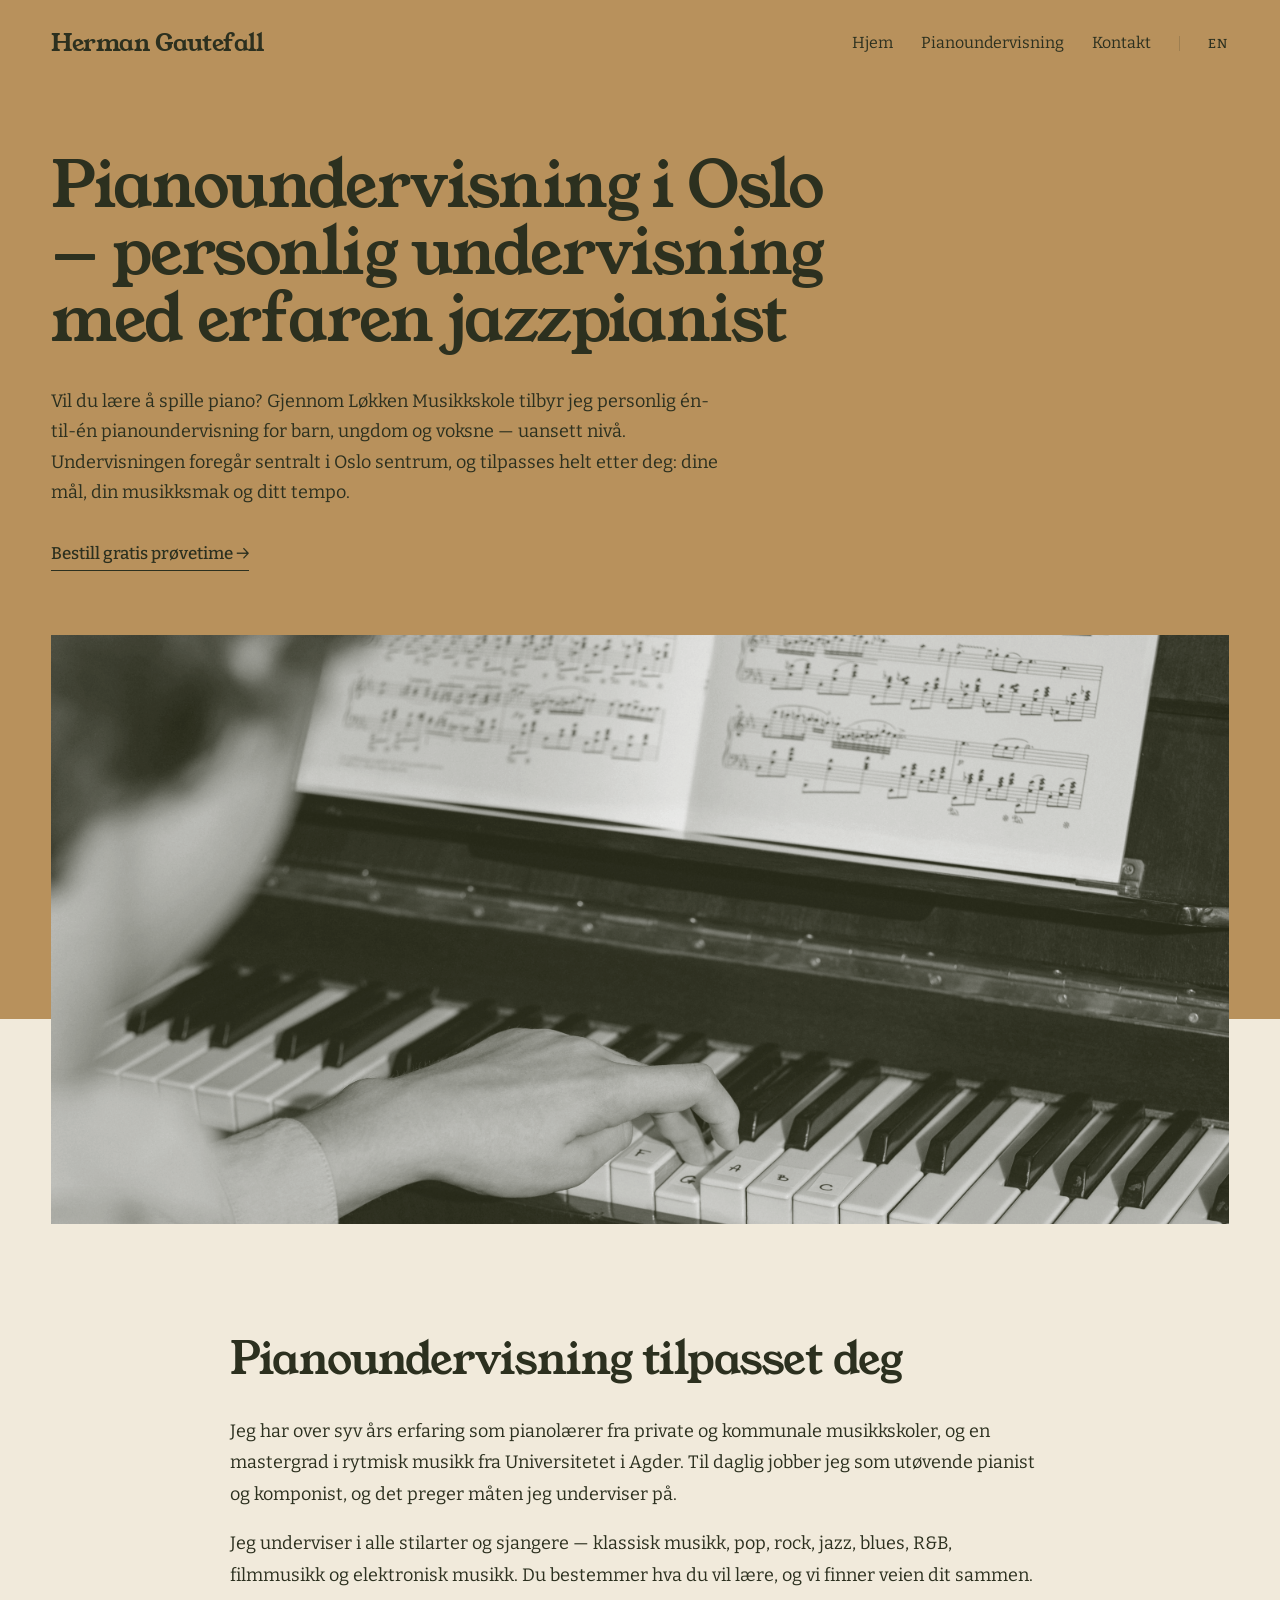
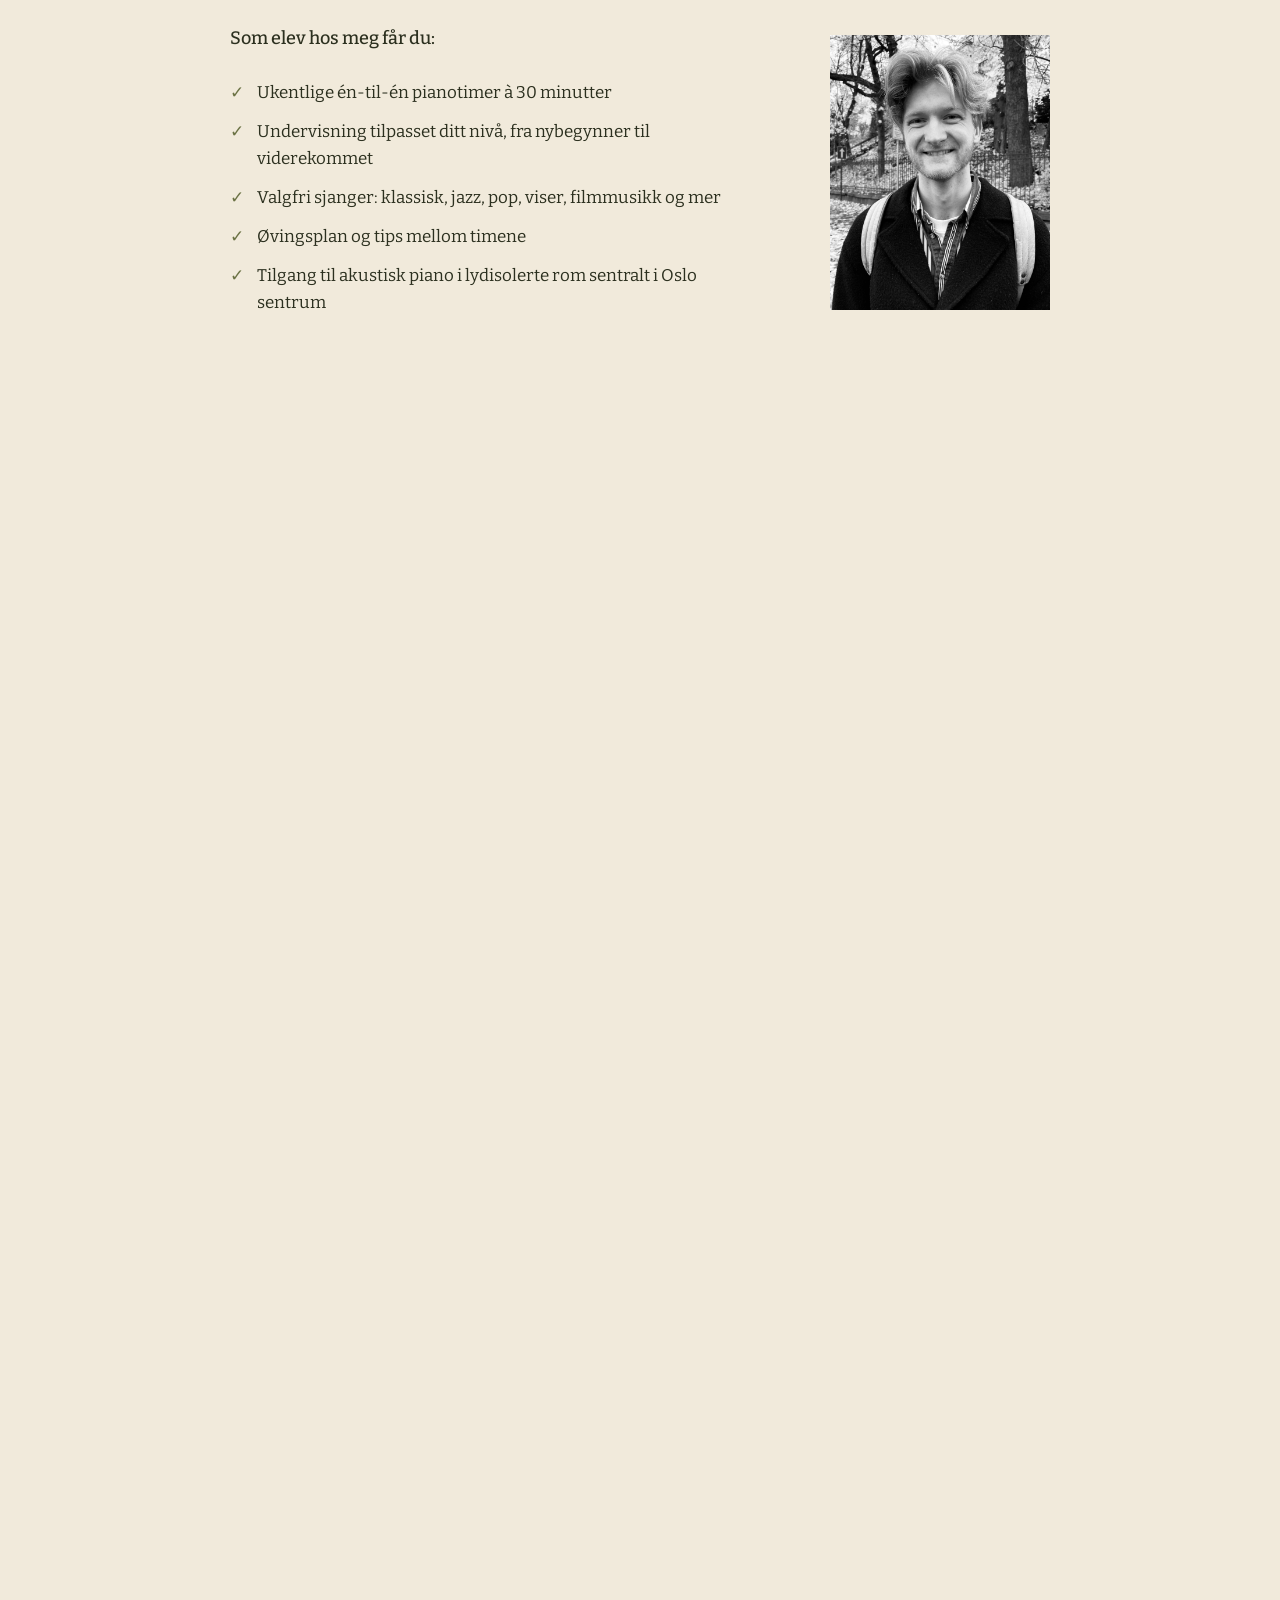
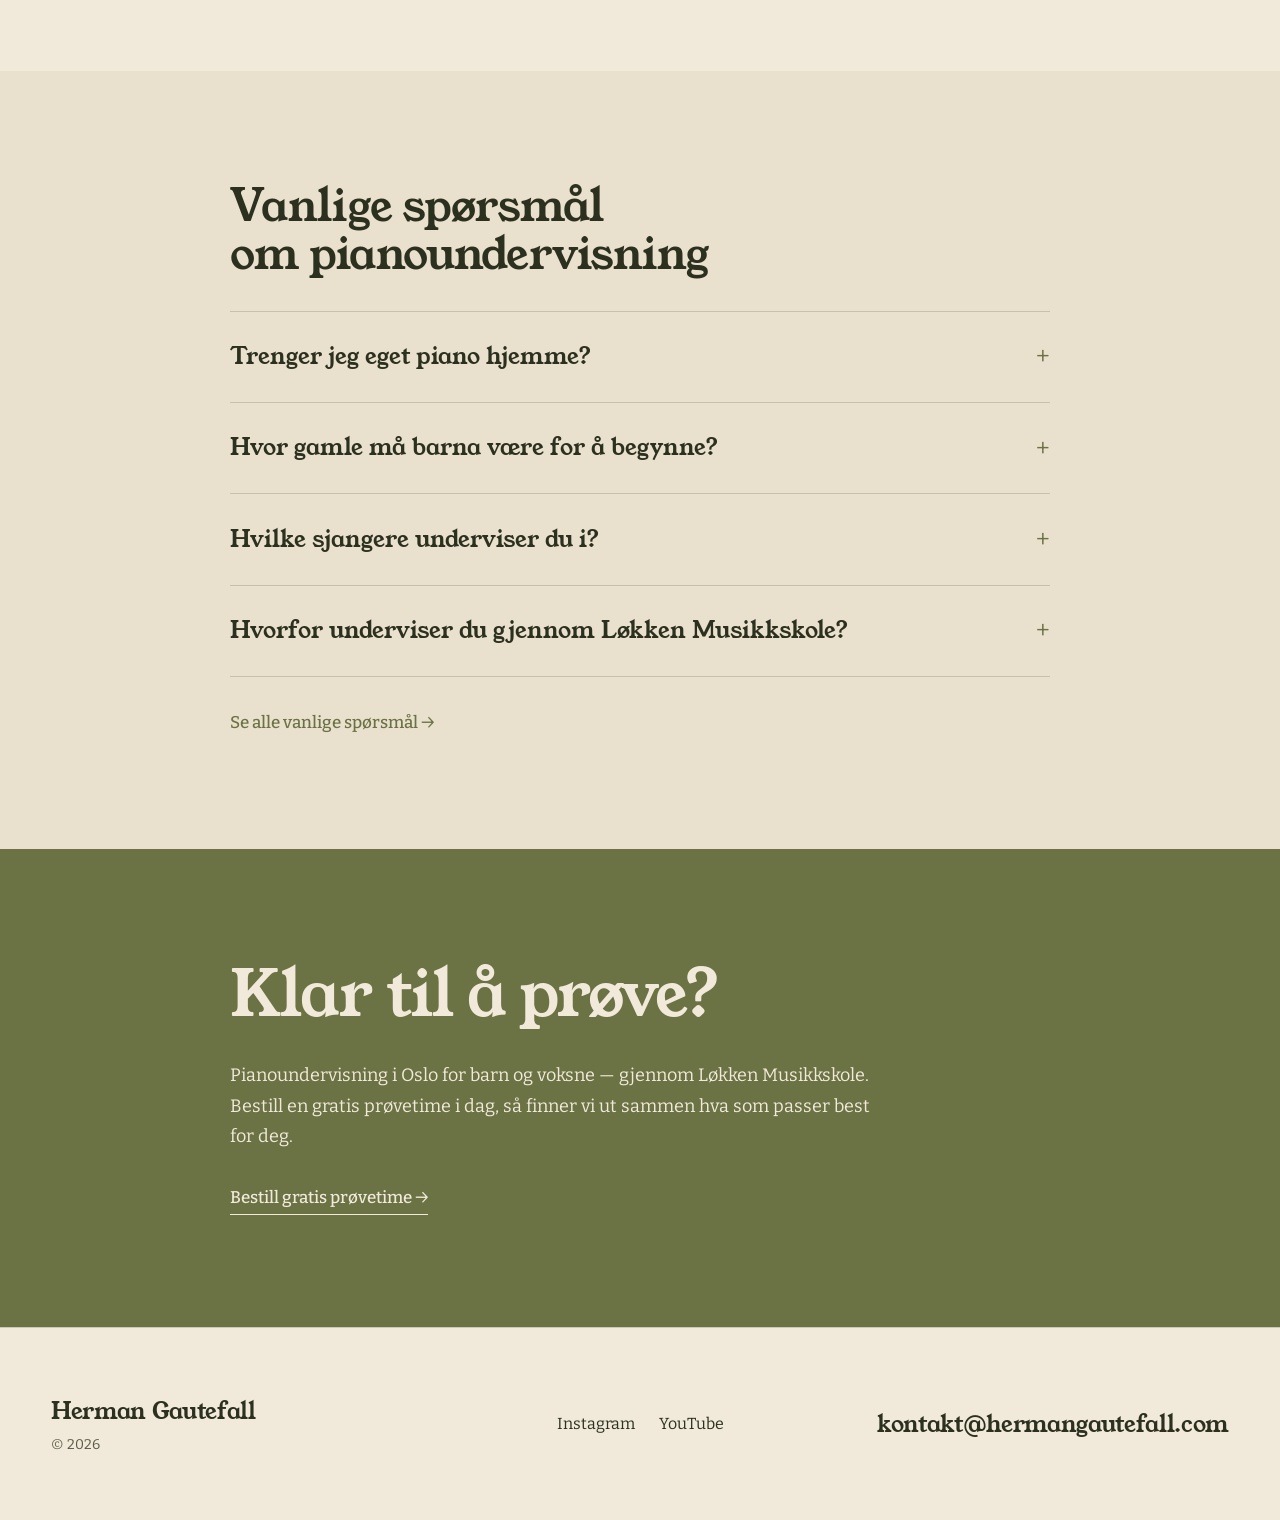
<file: pianoundervisning.html>
<!DOCTYPE html>
<html lang="no">
<head>
  <meta charset="UTF-8">
  <meta name="viewport" content="width=device-width, initial-scale=1.0">
  <title>Pianoundervisning i Oslo — Privattimer med jazzpianist Herman Gautefall</title>
  <meta name="description" content="Book pianoundervisning i Oslo med utøvende jazzpianist Herman Gautefall. Privattimer for alle aldre og nivåer. Tilpasset opplegg.">

  <link rel="alternate" hreflang="no" href="https://hermangautefall.com/pianoundervisning.html">
  <link rel="alternate" hreflang="en" href="https://hermangautefall.com/en/piano-lessons.html">
  <link rel="alternate" hreflang="x-default" href="https://hermangautefall.com/pianoundervisning.html">

  <script type="application/ld+json">
  {
    "@context": "https://schema.org",
    "@type": "EducationalOrganization",
    "name": "Løkken Musikkskole",
    "url": "https://lokkenmusikkskole.com",
    "description": "Privat musikkskole i Oslo med én-til-én undervisning i piano og sang",
    "areaServed": "Oslo"
  }
  </script>

  <link rel="preconnect" href="https://fonts.googleapis.com">
  <link rel="preconnect" href="https://fonts.gstatic.com" crossorigin>
  <link rel="stylesheet" href="css/style.css">
  <link rel="stylesheet" href="css/typography.css">
  <link rel="stylesheet" href="css/animations.css">
</head>
<body>

  <header>
    <nav class="site-nav">
      <a href="/" class="logo">Herman Gautefall</a>
      <ul class="nav-links">
        <li><a href="/">Hjem</a></li>
        <li><a href="/pianoundervisning.html">Pianoundervisning</a></li>
        <li><a href="/kontakt.html">Kontakt</a></li>
        <li><a href="/en/piano-lessons.html" class="lang-switch">EN</a></li>
      </ul>
      <button class="hamburger" aria-label="Meny">
        <span></span><span></span><span></span>
      </button>
    </nav>
  </header>

  <div class="mobile-nav-overlay">
    <button class="close-btn" aria-label="Lukk">&times;</button>
    <a href="/">Hjem</a>
    <a href="/pianoundervisning.html">Pianoundervisning</a>
    <a href="/kontakt.html">Kontakt</a>
    <a href="/en/piano-lessons.html" class="lang-switch">EN</a>
  </div>

  <main>

    <!-- SEKSJON 1 — HERO -->
    <section class="pt-hero">
      <div class="pt-hero-inner">
        <h1 class="pt-hero-h1">Pianoundervisning i Oslo — personlig undervisning med erfaren jazzpianist</h1>
        <p class="pt-hero-ingress">Vil du lære å spille piano? Gjennom Løkken Musikkskole tilbyr jeg personlig én-til-én pianoundervisning for barn, ungdom og voksne — uansett nivå. Undervisningen foregår sentralt i Oslo sentrum, og tilpasses helt etter deg: dine mål, din musikksmak og ditt tempo.</p>
        <a href="https://lokkenmusikkskole.com/pamelding" target="_blank" rel="noopener noreferrer" class="pt-btn-outline">Bestill gratis prøvetime &rarr;</a>
      </div>
      <figure class="hero-figure">
        <img src="images/pianoundervisning/Pianobilde 1.jpg" alt="Piano i undervisningsrom">
      </figure>
    </section>

    <!-- SEKSJON 2 — PIANOUNDERVISNING TILPASSET DEG -->
    <section class="pt-tilpasset fade-in-el">
      <div class="pt-tilpasset-inner">
        <h2 class="pt-h2">Pianoundervisning tilpasset deg</h2>
        <p>Jeg har over syv års erfaring som pianolærer fra private og kommunale musikkskoler, og en mastergrad i rytmisk musikk fra Universitetet i Agder. Til daglig jobber jeg som utøvende pianist og komponist, og det preger måten jeg underviser på.</p>
        <p>Jeg underviser i alle stilarter og sjangere — klassisk musikk, pop, rock, jazz, blues, R&B, filmmusikk og elektronisk musikk. Du bestemmer hva du vil lære, og vi finner veien dit sammen.</p>
        <div class="pt-tilpasset-split">
          <div class="pt-tilpasset-split-text">
            <p class="pt-list-intro">Som elev hos meg får du:</p>
            <ul class="pt-checklist">
              <li><span class="pt-check">&#10003;</span> Ukentlige én-til-én pianotimer à 30 minutter</li>
              <li><span class="pt-check">&#10003;</span> Undervisning tilpasset ditt nivå, fra nybegynner til viderekommet</li>
              <li><span class="pt-check">&#10003;</span> Valgfri sjanger: klassisk, jazz, pop, viser, filmmusikk og mer</li>
              <li><span class="pt-check">&#10003;</span> Øvingsplan og tips mellom timene</li>
              <li><span class="pt-check">&#10003;</span> Tilgang til akustisk piano i lydisolerte rom sentralt i Oslo sentrum</li>
            </ul>
          </div>
          <div class="pt-tilpasset-portrait">
            <img src="images/portrett/portrett-herman-1.jpg" alt="Herman Gautefall Olsson">
          </div>
        </div>
      </div>
    </section>

    <!-- SEKSJON 3 — HVEM PASSER DET FOR? -->
    <section class="pt-hvem fade-in-el">
      <h2 class="pt-h2 pt-h2-center">Hvem passer pianotimene for?</h2>
      <div class="pt-cards">
        <div class="pt-card">
          <h3 class="pt-h3">Barn og ungdom (fra ca. 6 år)</h3>
          <p>Barn lærer noter, teknikk og musikkforståelse gjennom et opplegg som balanserer mestring og musikkglede. Undervisningen tilpasses barnets alder og interesser, og foregår i et trygt og motiverende læringsmiljø.</p>
        </div>
        <div class="pt-card">
          <h3 class="pt-h3">Voksne nybegynnere</h3>
          <p>Det er aldri for sent å begynne med piano. Mange voksne starter fra null og opplever raskt gleden ved å mestre sine første stykker. Voksne har dessuten ofte en klar idé om hva de vil lære — og det gjør undervisningen effektiv fra første time.</p>
        </div>
        <div class="pt-card">
          <h3 class="pt-h3">Viderekomne pianister</h3>
          <p>Vil du utvikle improvisasjon, teknikk eller repertoar videre? Jeg hjelper deg med målrettet øving og nye utfordringer tilpasset ditt nivå og dine ambisjoner.</p>
        </div>
      </div>
    </section>

    <!-- SEKSJON 4 — PRAKTISK INFORMASJON -->
    <section class="pt-praktisk fade-in-el">
      <div class="pt-praktisk-inner">
        <h2 class="pt-h2 pt-h2-center">Praktisk informasjon</h2>
        <div class="pt-info-table">
          <div class="pt-info-row">
            <span class="pt-info-label">Varighet</span>
            <span class="pt-info-value">30 minutter per time</span>
          </div>
          <div class="pt-info-row">
            <span class="pt-info-label">Frekvens</span>
            <span class="pt-info-value">Én gang per uke (følger i hovedsak skoleruta)</span>
          </div>
          <div class="pt-info-row">
            <span class="pt-info-label">Sted</span>
            <span class="pt-info-value">Sentralt i Oslo sentrum</span>
          </div>
          <div class="pt-info-row">
            <span class="pt-info-label">Pris</span>
            <span class="pt-info-value">Fra 525 kr per time (semesterplan) — 615 kr per time (fleksibel plan)</span>
          </div>
          <div class="pt-info-row">
            <span class="pt-info-label">Gratis prøvetime</span>
            <span class="pt-info-value">Ja — uforpliktende og kostnadsfri</span>
          </div>
          <div class="pt-info-row">
            <span class="pt-info-label">Tilbyder</span>
            <span class="pt-info-value"><a href="https://lokkenmusikkskole.com" target="_blank" rel="noopener noreferrer">Løkken Musikkskole — lokkenmusikkskole.com</a></span>
          </div>
        </div>
      </div>
    </section>

    <!-- SEKSJON 5 — VANLIGE SPØRSMÅL -->
    <section class="pt-faq fade-in-el">
      <h2 class="pt-h2 pt-h2-center">Vanlige spørsmål om pianoundervisning</h2>
      <div class="pt-faq-list">
        <details class="pt-faq-item">
          <summary>Trenger jeg eget piano hjemme?</summary>
          <p>Det er en fordel å ha tilgang til et piano eller digitalt piano hjemme for øving mellom timene, men det er ikke et absolutt krav for å begynne. Jeg gir gjerne råd om gode alternativer i ulike prisklasser.</p>
        </details>
        <details class="pt-faq-item">
          <summary>Hvor gamle må barna være for å begynne?</summary>
          <p>De fleste barn kan starte fra de er rundt 6 år. Det viktigste er at barnet kan sitte konsentrert i korte perioder og har lyst til å lære.</p>
        </details>
        <details class="pt-faq-item">
          <summary>Hvilke sjangere underviser du i?</summary>
          <p>Jeg underviser i alle sjangere — klassisk, jazz, pop, rock, viser, filmmusikk og mer. Undervisningen tilpasses alltid det du brenner for.</p>
        </details>
        <details class="pt-faq-item">
          <summary>Hvorfor underviser du gjennom Løkken Musikkskole?</summary>
          <p>Løkken Musikkskole er en privat musikkskole jeg har etablert i Oslo, med flere dyktige lærere. Det gir elevene stabil undervisning, vikarordning ved sykdom og et profesjonelt pedagogisk tilbud. Du kan lese mer på <a href="https://lokkenmusikkskole.com" target="_blank" rel="noopener noreferrer">lokkenmusikkskole.com</a>.</p>
        </details>
      </div>
      <div class="pt-faq-more">
        <a href="https://lokkenmusikkskole.com/faq" target="_blank" rel="noopener noreferrer" class="text-link">Se alle vanlige spørsmål &rarr;</a>
      </div>
    </section>

    <!-- SEKSJON 6 — CALL TO ACTION -->
    <section class="pt-cta fade-in-el">
      <div class="pt-cta-inner">
        <div class="pt-cta-glass">
          <h2 class="pt-cta-h2">Klar til å prøve?</h2>
          <p>Pianoundervisning i Oslo for barn og voksne — gjennom Løkken Musikkskole. Bestill en gratis prøvetime i dag, så finner vi ut sammen hva som passer best for deg.</p>
          <a href="https://lokkenmusikkskole.com/pamelding" target="_blank" rel="noopener noreferrer" class="pt-btn-outline">Bestill gratis prøvetime &rarr;</a>
        </div>
      </div>
    </section>

  </main>

  <footer class="site-footer">
    <div class="footer-name">
      <a href="/">Herman Gautefall</a>
      <p>&copy; 2026</p>
    </div>
    <div class="social-links">
      <a href="https://www.instagram.com/hermangautefall/" target="_blank" rel="noopener noreferrer">Instagram</a>
      <a href="https://www.youtube.com/@hermangautefall" target="_blank" rel="noopener noreferrer">YouTube</a>
    </div>
    <a href="mailto:kontakt@hermangautefall.com" class="footer-mail">kontakt@hermangautefall.com</a>
  </footer>

  <script src="js/translations.js"></script>
  <script src="js/main.js"></script>
</body>
</html>
</file>
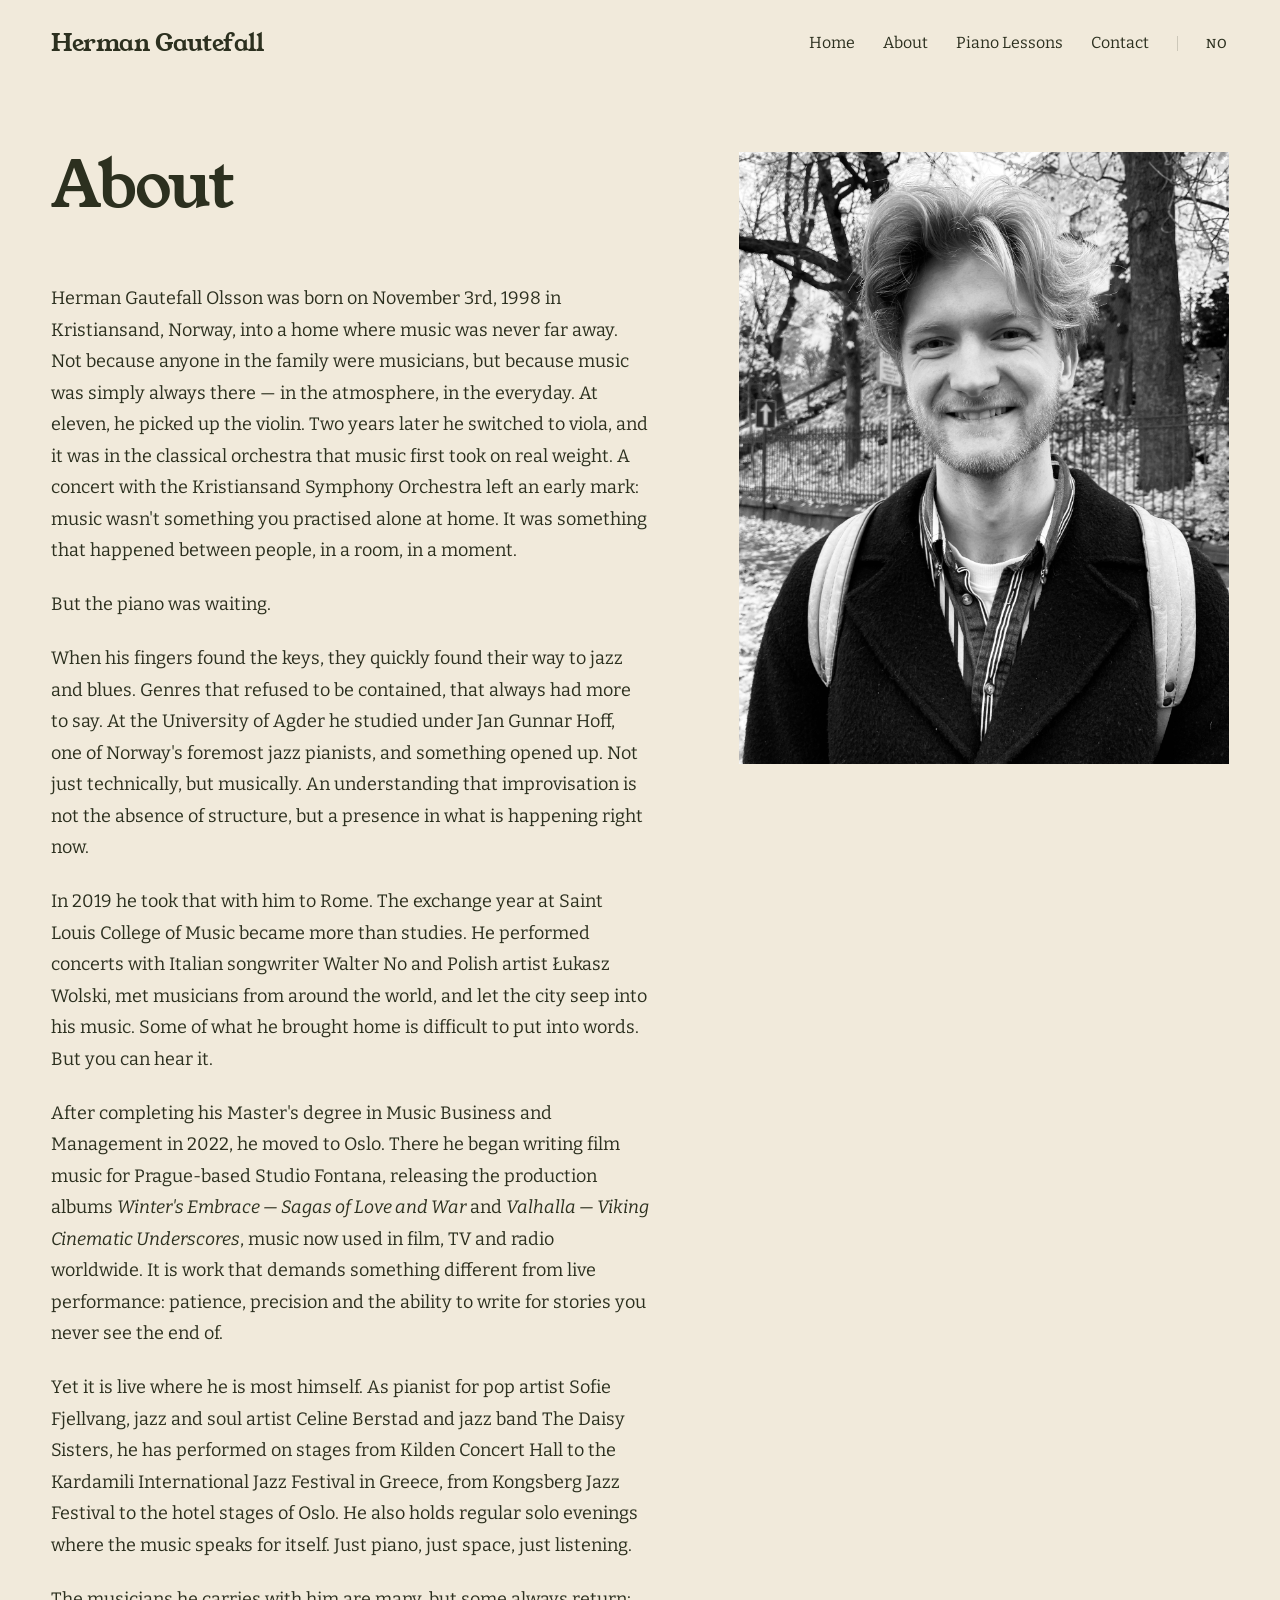
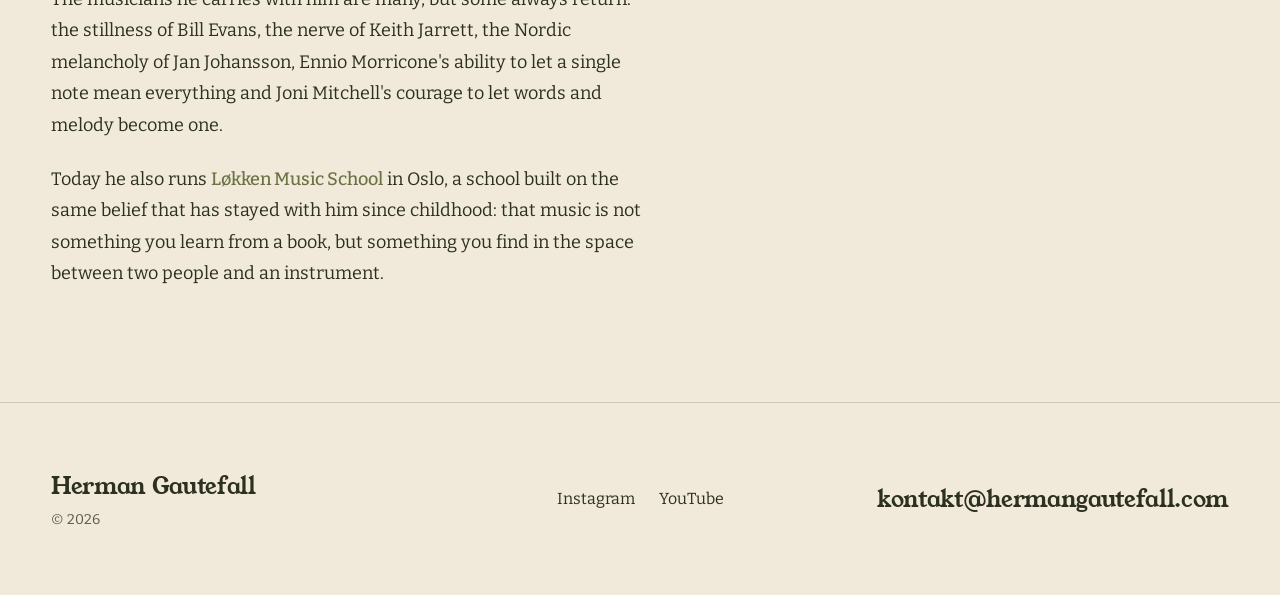
<file: en/about.html>
<!DOCTYPE html>
<html lang="en">
<head>
  <meta charset="UTF-8">
  <meta name="viewport" content="width=device-width, initial-scale=1.0">
  <title>About Herman Gautefall — Jazz Pianist and Educator from Oslo</title>
  <meta name="description" content="Learn about Herman Gautefall's career as a jazz pianist, international festival appearances and background as a music teacher in Oslo.">

  <meta name="robots" content="noindex"> <!-- Midlertidig skjult: fjern når siden er klar -->
  <link rel="alternate" hreflang="no" href="https://hermangautefall.com/om-meg.html">
  <link rel="alternate" hreflang="en" href="https://hermangautefall.com/en/about.html">
  <link rel="alternate" hreflang="x-default" href="https://hermangautefall.com/om-meg.html">

  <link rel="preconnect" href="https://fonts.googleapis.com">
  <link rel="preconnect" href="https://fonts.gstatic.com" crossorigin>
  <link rel="stylesheet" href="../css/style.css">
  <link rel="stylesheet" href="../css/typography.css">
  <link rel="stylesheet" href="../css/animations.css">
</head>
<body>

  <header>
    <nav class="site-nav">
      <a href="/en/" class="logo">Herman Gautefall</a>
      <ul class="nav-links">
        <li><a href="/en/">Home</a></li>
        <li><a href="/en/about.html">About</a></li>
        <li><a href="/en/piano-lessons.html">Piano Lessons</a></li>
        <li><a href="/en/contact.html">Contact</a></li>
        <li><a href="/om-meg.html" class="lang-switch">NO</a></li>
      </ul>
      <button class="hamburger" aria-label="Menu">
        <span></span><span></span><span></span>
      </button>
    </nav>
  </header>

  <div class="mobile-nav-overlay">
    <button class="close-btn" aria-label="Close">&times;</button>
    <a href="/en/">Home</a>
    <a href="/en/about.html">About</a>
    <a href="/en/piano-lessons.html">Piano Lessons</a>
    <a href="/en/contact.html">Contact</a>
    <a href="/om-meg.html" class="lang-switch">NO</a>
  </div>

  <main>

    <!-- BIOGRAPHY -->
    <section class="about">
      <div class="about-text">
        <h1 class="page-title">About</h1>

        <p class="fade-in-el">Herman Gautefall Olsson was born on November 3rd, 1998 in Kristiansand, Norway, into a home where music was never far away. Not because anyone in the family were musicians, but because music was simply always there — in the atmosphere, in the everyday. At eleven, he picked up the violin. Two years later he switched to viola, and it was in the classical orchestra that music first took on real weight. A concert with the Kristiansand Symphony Orchestra left an early mark: music wasn't something you practised alone at home. It was something that happened between people, in a room, in a moment.</p>

        <p class="fade-in-el">But the piano was waiting.</p>

        <p class="fade-in-el">When his fingers found the keys, they quickly found their way to jazz and blues. Genres that refused to be contained, that always had more to say. At the University of Agder he studied under Jan Gunnar Hoff, one of Norway's foremost jazz pianists, and something opened up. Not just technically, but musically. An understanding that improvisation is not the absence of structure, but a presence in what is happening right now.</p>

        <p class="fade-in-el">In 2019 he took that with him to Rome. The exchange year at Saint Louis College of Music became more than studies. He performed concerts with Italian songwriter Walter No and Polish artist Łukasz Wolski, met musicians from around the world, and let the city seep into his music. Some of what he brought home is difficult to put into words. But you can hear it.</p>

        <p class="fade-in-el">After completing his Master's degree in Music Business and Management in 2022, he moved to Oslo. There he began writing film music for Prague-based Studio Fontana, releasing the production albums <em>Winter's Embrace — Sagas of Love and War</em> and <em>Valhalla — Viking Cinematic Underscores</em>, music now used in film, TV and radio worldwide. It is work that demands something different from live performance: patience, precision and the ability to write for stories you never see the end of.</p>

        <p class="fade-in-el">Yet it is live where he is most himself. As pianist for pop artist Sofie Fjellvang, jazz and soul artist Celine Berstad and jazz band The Daisy Sisters, he has performed on stages from Kilden Concert Hall to the Kardamili International Jazz Festival in Greece, from Kongsberg Jazz Festival to the hotel stages of Oslo. He also holds regular solo evenings where the music speaks for itself. Just piano, just space, just listening.</p>

        <p class="fade-in-el">The musicians he carries with him are many, but some always return: the stillness of Bill Evans, the nerve of Keith Jarrett, the Nordic melancholy of Jan Johansson, Ennio Morricone's ability to let a single note mean everything and Joni Mitchell's courage to let words and melody become one.</p>

        <p class="fade-in-el">Today he also runs <a href="https://lokkenmusikkskole.com" target="_blank" rel="noopener noreferrer" class="text-link">Løkken Music School</a> in Oslo, a school built on the same belief that has stayed with him since childhood: that music is not something you learn from a book, but something you find in the space between two people and an instrument.</p>
      </div>
      <figure class="about-portrait">
        <img src="../images/portrett/portrett-herman-1.jpg" alt="Herman Gautefall Olsson">
      </figure>
    </section>

  </main>

  <footer class="site-footer">
    <div class="footer-name">
      <a href="/en/">Herman Gautefall</a>
      <p>&copy; 2026</p>
    </div>
    <div class="social-links">
      <a href="https://www.instagram.com/hermangautefall/" target="_blank" rel="noopener noreferrer">Instagram</a>
      <a href="https://www.youtube.com/@hermangautefall" target="_blank" rel="noopener noreferrer">YouTube</a>
    </div>
    <a href="mailto:kontakt@hermangautefall.com" class="footer-mail">kontakt@hermangautefall.com</a>
  </footer>

  <script src="../js/translations.js"></script>
  <script src="../js/main.js"></script>
</body>
</html>
</file>
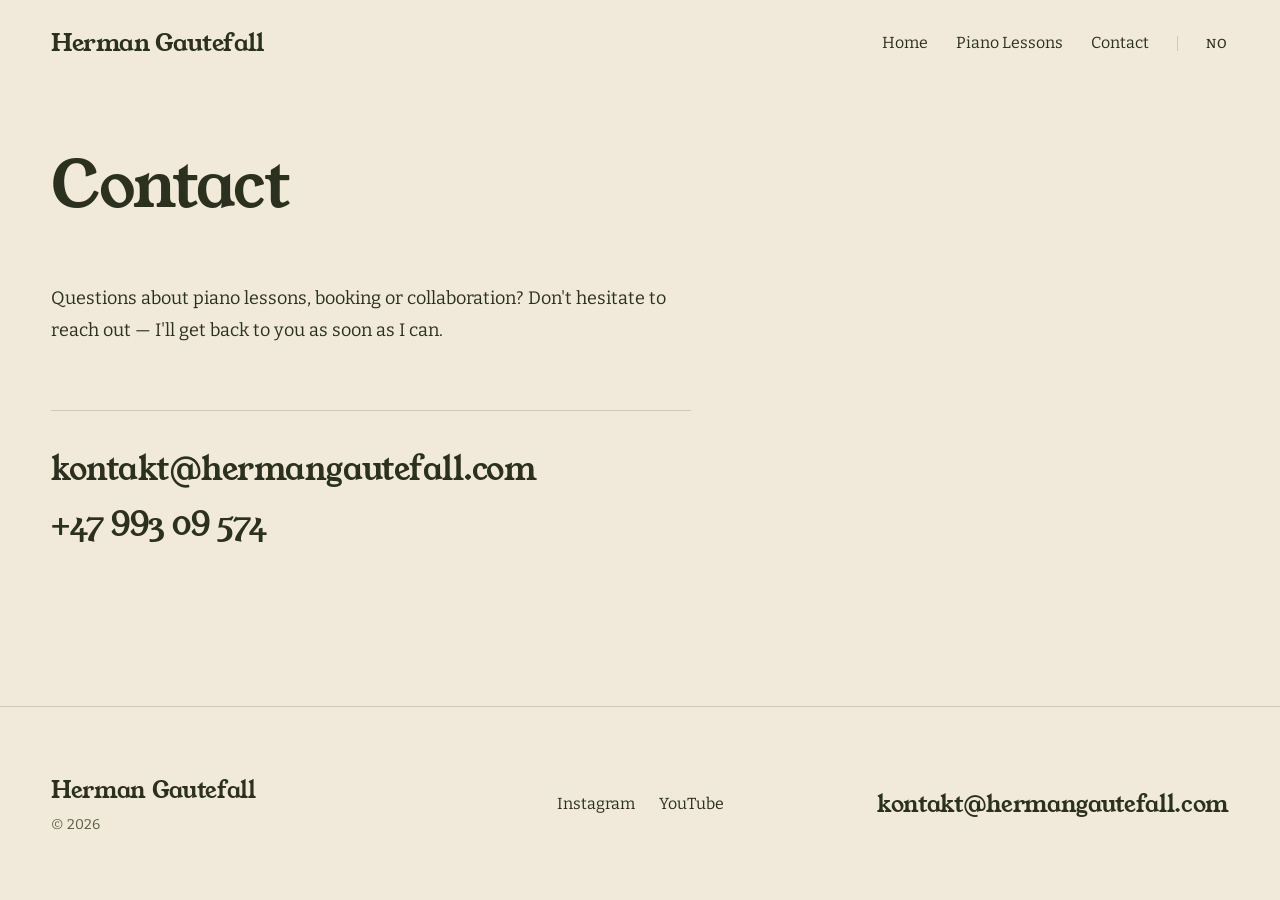
<file: en/contact.html>
<!DOCTYPE html>
<html lang="en">
<head>
  <meta charset="UTF-8">
  <meta name="viewport" content="width=device-width, initial-scale=1.0">
  <title>Contact Herman Gautefall — Piano Lessons and Booking in Oslo</title>
  <meta name="description" content="Get in touch with jazz pianist and music teacher Herman Gautefall for piano lessons in Oslo or booking as a pianist.">

  <link rel="alternate" hreflang="no" href="https://hermangautefall.com/kontakt.html">
  <link rel="alternate" hreflang="en" href="https://hermangautefall.com/en/contact.html">
  <link rel="alternate" hreflang="x-default" href="https://hermangautefall.com/kontakt.html">

  <link rel="preconnect" href="https://fonts.googleapis.com">
  <link rel="preconnect" href="https://fonts.gstatic.com" crossorigin>
  <link rel="stylesheet" href="../css/style.css">
  <link rel="stylesheet" href="../css/typography.css">
  <link rel="stylesheet" href="../css/animations.css">
</head>
<body>

  <header>
    <nav class="site-nav">
      <a href="/en/" class="logo">Herman Gautefall</a>
      <ul class="nav-links">
        <li><a href="/en/">Home</a></li>
        <li><a href="/en/piano-lessons.html">Piano Lessons</a></li>
        <li><a href="/en/contact.html">Contact</a></li>
        <li><a href="/kontakt.html" class="lang-switch">NO</a></li>
      </ul>
      <button class="hamburger" aria-label="Menu">
        <span></span><span></span><span></span>
      </button>
    </nav>
  </header>

  <div class="mobile-nav-overlay">
    <button class="close-btn" aria-label="Close">&times;</button>
    <a href="/en/">Home</a>
    <a href="/en/piano-lessons.html">Piano Lessons</a>
    <a href="/en/contact.html">Contact</a>
    <a href="/kontakt.html" class="lang-switch">NO</a>
  </div>

  <main>
    <div class="content-section page-top">

      <h1 class="page-title">Contact</h1>
      <div class="contact-info">
        <p>Questions about piano lessons, booking or collaboration? Don't hesitate to reach out — I'll get back to you as soon as I can.</p>

        <div class="contact-details">
          <a href="mailto:kontakt@hermangautefall.com">kontakt@hermangautefall.com</a>
          <a href="tel:+4799309574">+47 993 09 574</a>
        </div>
      </div>

    </div>

  </main>

  <footer class="site-footer">
    <div class="footer-name">
      <a href="/en/">Herman Gautefall</a>
      <p>&copy; 2026</p>
    </div>
    <div class="social-links">
      <a href="https://www.instagram.com/hermangautefall/" target="_blank" rel="noopener noreferrer">Instagram</a>
      <a href="https://www.youtube.com/@hermangautefall" target="_blank" rel="noopener noreferrer">YouTube</a>
    </div>
    <a href="mailto:kontakt@hermangautefall.com" class="footer-mail">kontakt@hermangautefall.com</a>
  </footer>

  <script src="../js/translations.js"></script>
  <script src="../js/main.js"></script>
</body>
</html>
</file>
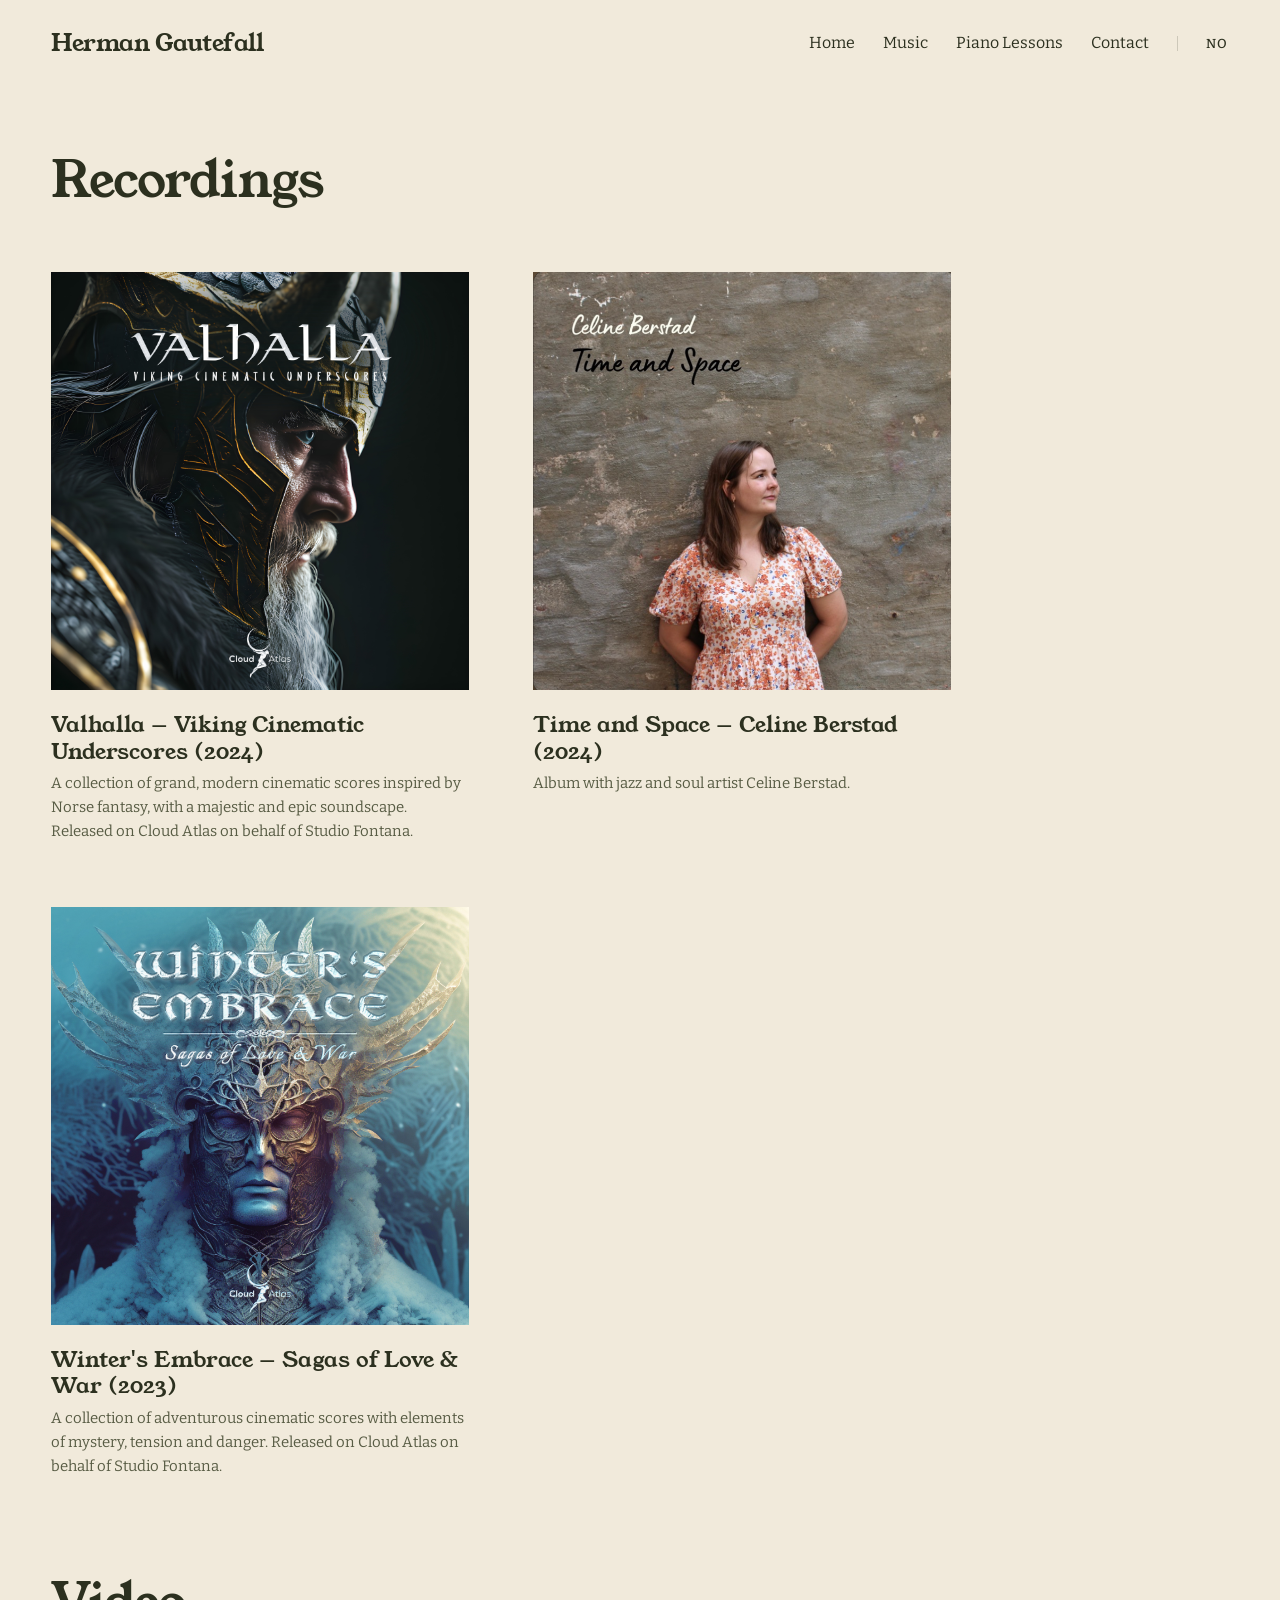
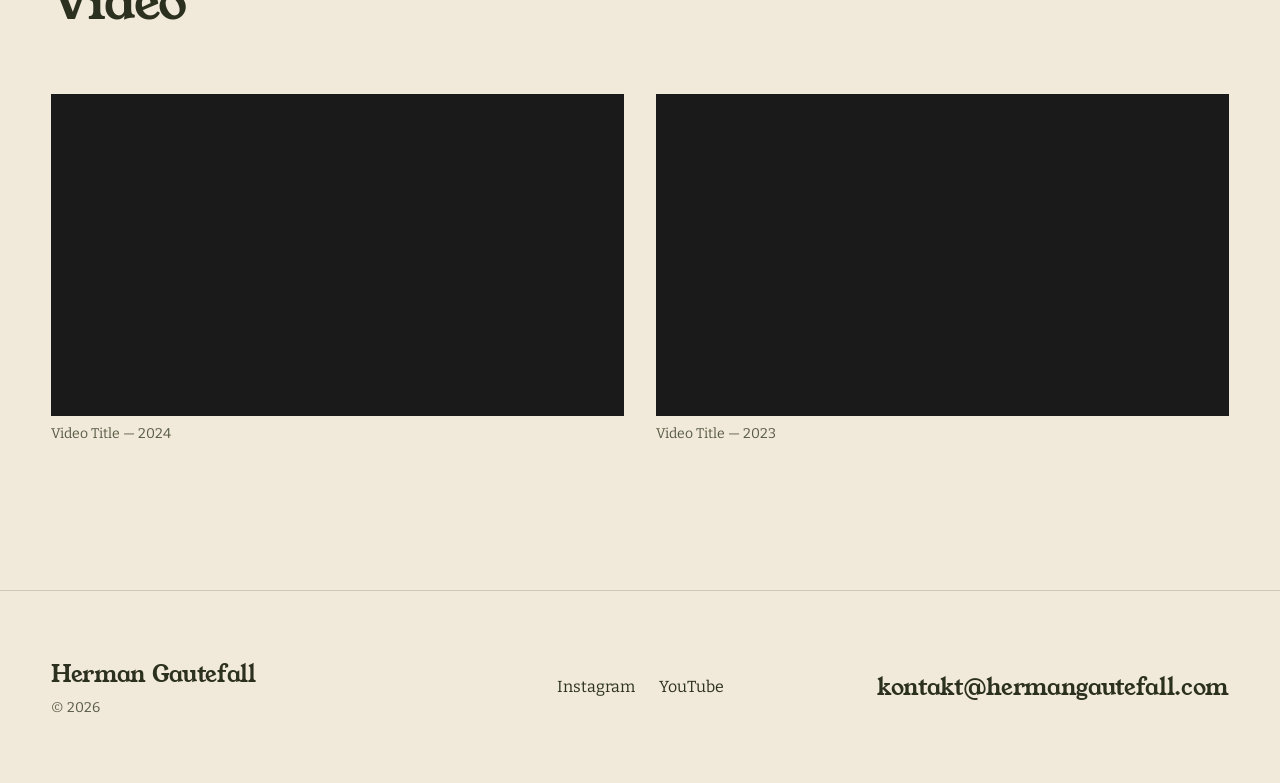
<file: en/music.html>
<!DOCTYPE html>
<html lang="en">
<head>
  <meta charset="UTF-8">
  <meta name="viewport" content="width=device-width, initial-scale=1.0">
  <title>Music & Career — Herman Gautefall, Jazz Pianist in Oslo</title>
  <meta name="description" content="Explore Herman Gautefall's music, festival performances and career as a jazz pianist. Active performer with international experience.">

  <meta name="robots" content="noindex"> <!-- Midlertidig skjult: fjern når siden er klar -->
  <link rel="alternate" hreflang="no" href="https://hermangautefall.com/musikk.html">
  <link rel="alternate" hreflang="en" href="https://hermangautefall.com/en/music.html">
  <link rel="alternate" hreflang="x-default" href="https://hermangautefall.com/musikk.html">

  <link rel="preconnect" href="https://fonts.googleapis.com">
  <link rel="preconnect" href="https://fonts.gstatic.com" crossorigin>
  <link rel="stylesheet" href="../css/style.css">
  <link rel="stylesheet" href="../css/typography.css">
  <link rel="stylesheet" href="../css/animations.css">
</head>
<body>

  <header>
    <nav class="site-nav">
      <a href="/en/" class="logo">Herman Gautefall</a>
      <ul class="nav-links">
        <li><a href="/en/">Home</a></li>
        <li><a href="/en/music.html">Music</a></li>
        <li><a href="/en/piano-lessons.html">Piano Lessons</a></li>
        <li><a href="/en/contact.html">Contact</a></li>
        <li><a href="/musikk.html" class="lang-switch">NO</a></li>
      </ul>
      <button class="hamburger" aria-label="Menu">
        <span></span><span></span><span></span>
      </button>
    </nav>
  </header>

  <div class="mobile-nav-overlay">
    <button class="close-btn" aria-label="Close">&times;</button>
    <a href="/en/">Home</a>
    <a href="/en/music.html">Music</a>
    <a href="/en/piano-lessons.html">Piano Lessons</a>
    <a href="/en/contact.html">Contact</a>
    <a href="/musikk.html" class="lang-switch">NO</a>
  </div>

  <main>
    <div class="content-section" style="padding-top: calc(var(--nav-height) + var(--space-lg));">

      <h2 class="section-title">Recordings</h2>
      <div class="works-grid">
        <div class="work-item">
          <img src="../images/album/Valhalla Album.jpg" alt="Valhalla — Viking Cinematic Underscores">
          <p class="caption-title">Valhalla — Viking Cinematic Underscores (2024)</p>
          <p class="caption-desc">A collection of grand, modern cinematic scores inspired by Norse fantasy, with a majestic and epic soundscape. Released on Cloud Atlas on behalf of Studio Fontana.</p>
        </div>
        <div class="work-item">
          <img src="../images/album/Celine Berstad - Time and Space.png" alt="Time and Space — Celine Berstad">
          <p class="caption-title">Time and Space — Celine Berstad (2024)</p>
          <p class="caption-desc">Album with jazz and soul artist Celine Berstad.</p>
        </div>
        <div class="work-item">
          <img src="../images/album/Winter's Embrace.jpg" alt="Winter's Embrace — Sagas of Love & War">
          <p class="caption-title">Winter's Embrace — Sagas of Love &amp; War (2023)</p>
          <p class="caption-desc">A collection of adventurous cinematic scores with elements of mystery, tension and danger. Released on Cloud Atlas on behalf of Studio Fontana.</p>
        </div>
      </div>

      <h2 class="section-title" style="margin-top: var(--space-lg);">Video</h2>
      <div class="video-grid">
        <div class="video-item">
          <div style="background: #1a1a1a; aspect-ratio: 16/9;"></div>
          <p class="caption">Video Title — 2024</p>
        </div>
        <div class="video-item">
          <div style="background: #1a1a1a; aspect-ratio: 16/9;"></div>
          <p class="caption">Video Title — 2023</p>
        </div>
      </div>

    </div>

  </main>

  <footer class="site-footer">
    <div class="footer-name">
      <a href="/en/">Herman Gautefall</a>
      <p>&copy; 2026</p>
    </div>
    <div class="social-links">
      <a href="https://www.instagram.com/hermangautefall/" target="_blank" rel="noopener noreferrer">Instagram</a>
      <a href="https://www.youtube.com/@hermangautefall" target="_blank" rel="noopener noreferrer">YouTube</a>
    </div>
    <a href="mailto:kontakt@hermangautefall.com" class="footer-mail">kontakt@hermangautefall.com</a>
  </footer>

  <script src="../js/translations.js"></script>
  <script src="../js/main.js"></script>
</body>
</html>
</file>
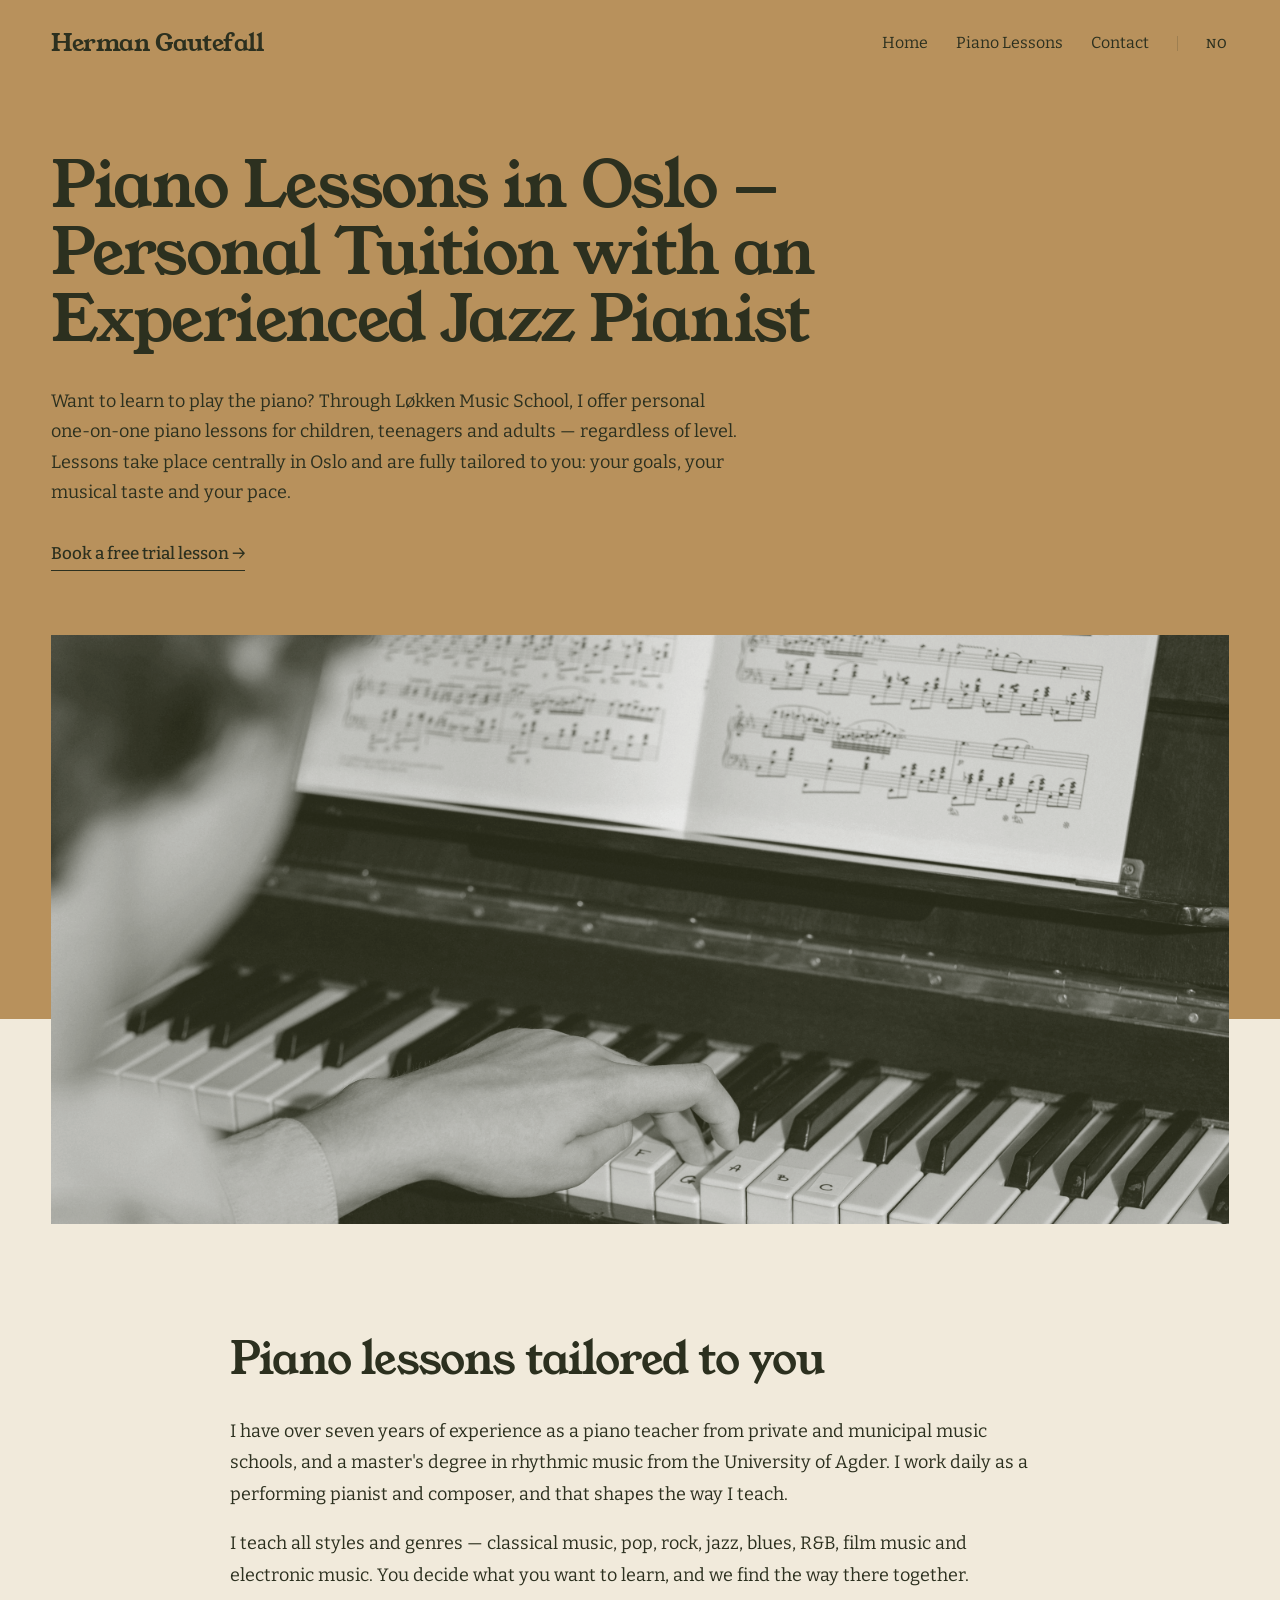
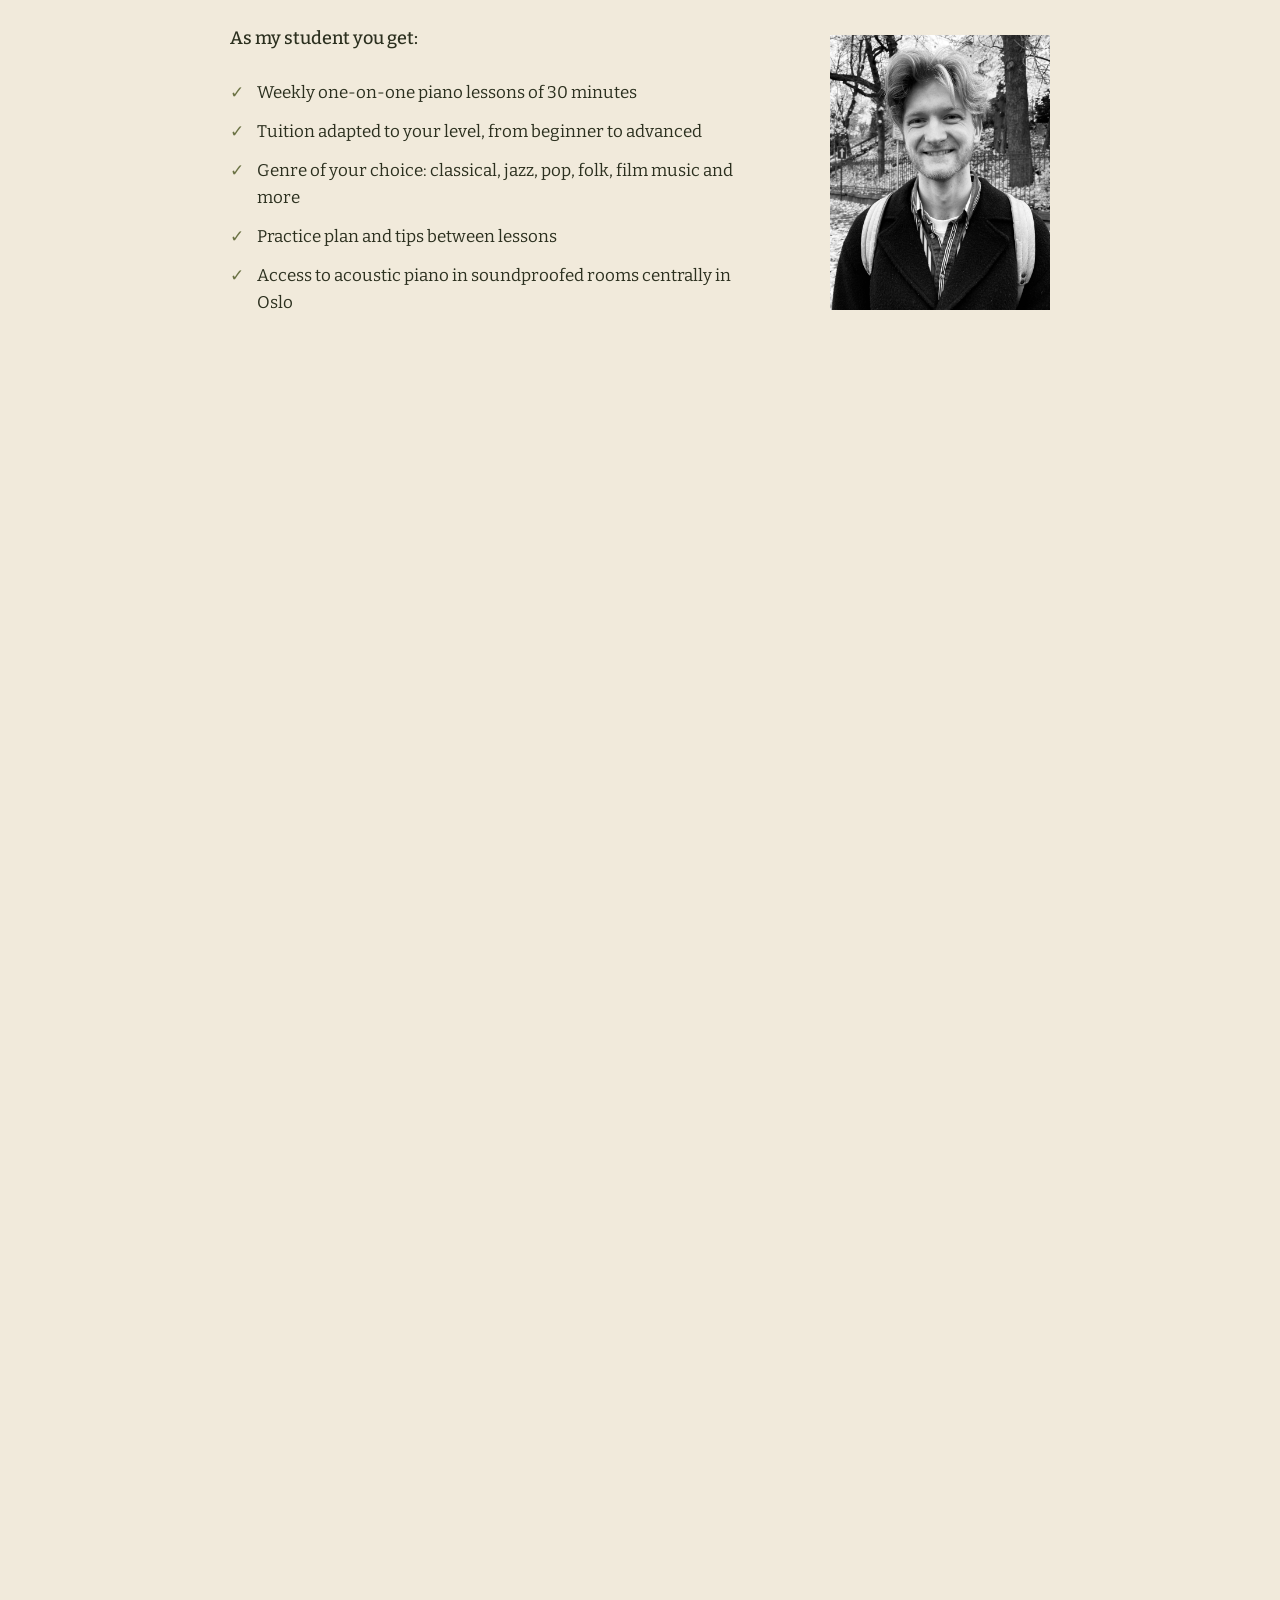
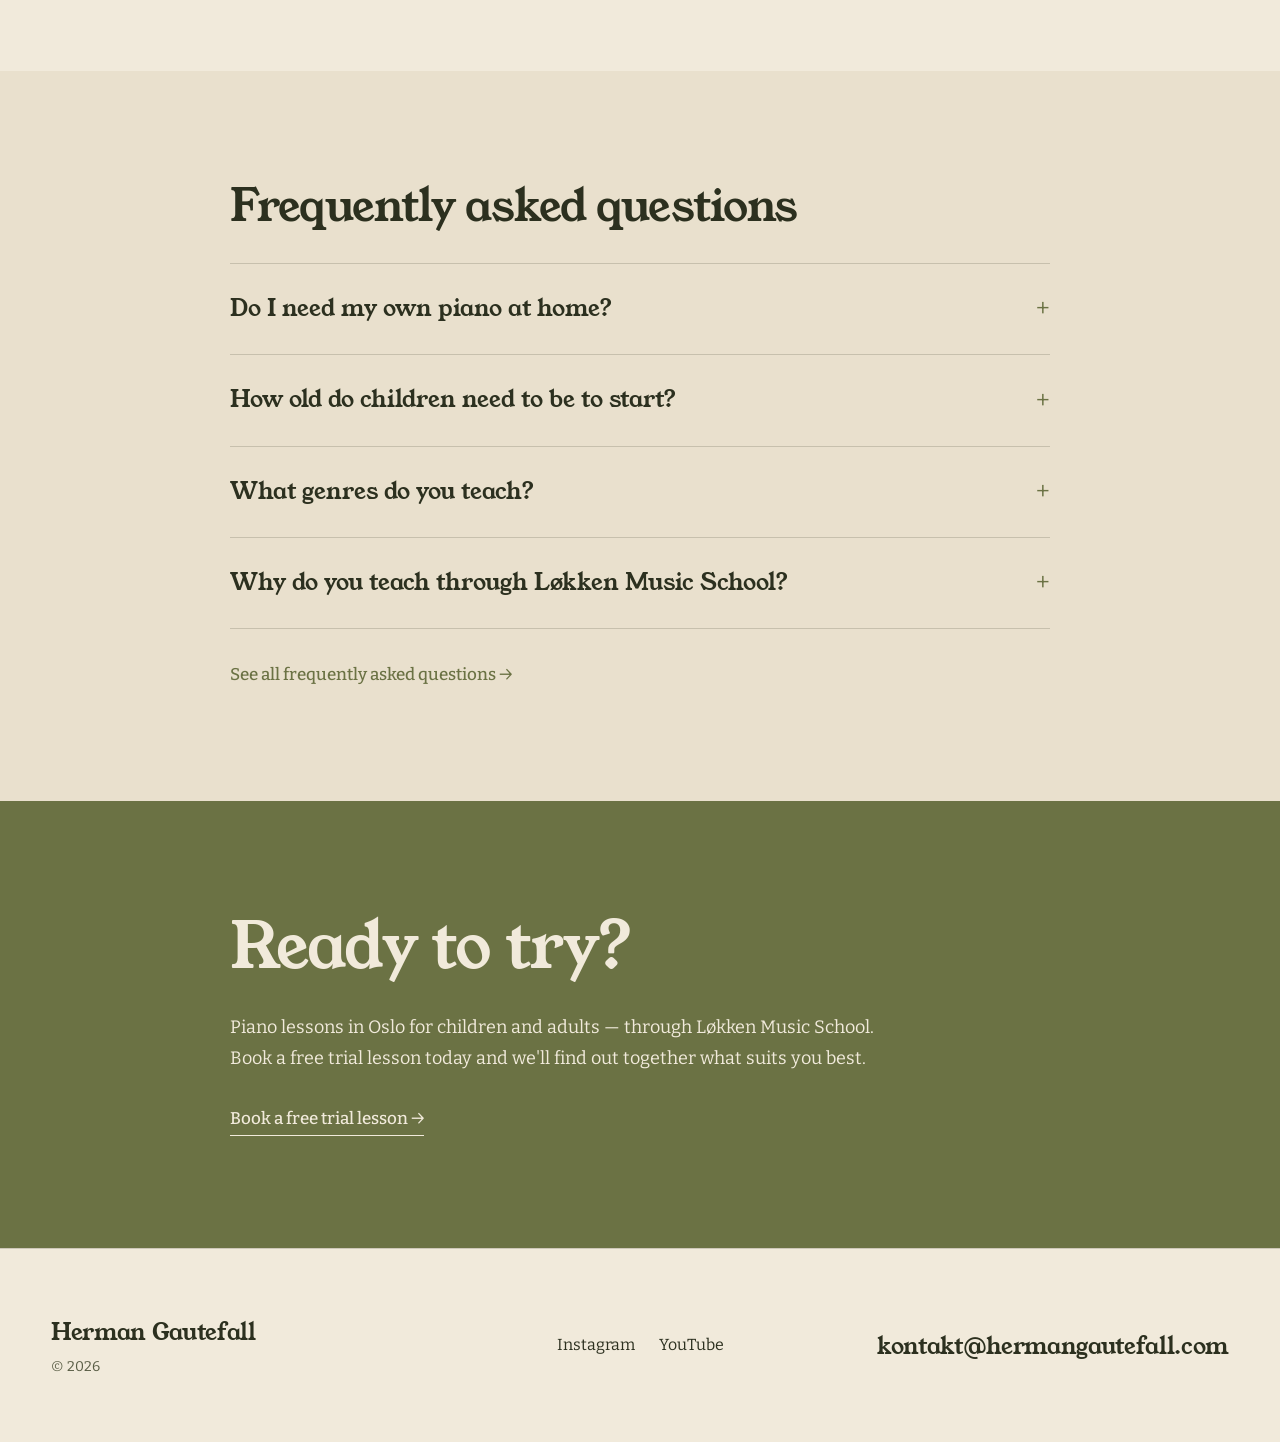
<file: en/piano-lessons.html>
<!DOCTYPE html>
<html lang="en">
<head>
  <meta charset="UTF-8">
  <meta name="viewport" content="width=device-width, initial-scale=1.0">
  <title>Piano Lessons in Oslo — Private Tuition with Jazz Pianist Herman Gautefall</title>
  <meta name="description" content="Book piano lessons in Oslo with performing jazz pianist Herman Gautefall. Private tuition for all ages and levels. Tailored approach.">

  <link rel="alternate" hreflang="no" href="https://hermangautefall.com/pianoundervisning.html">
  <link rel="alternate" hreflang="en" href="https://hermangautefall.com/en/piano-lessons.html">
  <link rel="alternate" hreflang="x-default" href="https://hermangautefall.com/pianoundervisning.html">

  <script type="application/ld+json">
  {
    "@context": "https://schema.org",
    "@type": "EducationalOrganization",
    "name": "Løkken Music School",
    "url": "https://lokkenmusikkskole.com",
    "description": "Private music school in Oslo offering one-on-one piano and vocal tuition",
    "areaServed": "Oslo"
  }
  </script>

  <link rel="preconnect" href="https://fonts.googleapis.com">
  <link rel="preconnect" href="https://fonts.gstatic.com" crossorigin>
  <link rel="stylesheet" href="../css/style.css">
  <link rel="stylesheet" href="../css/typography.css">
  <link rel="stylesheet" href="../css/animations.css">
</head>
<body>

  <header>
    <nav class="site-nav">
      <a href="/en/" class="logo">Herman Gautefall</a>
      <ul class="nav-links">
        <li><a href="/en/">Home</a></li>
        <li><a href="/en/piano-lessons.html">Piano Lessons</a></li>
        <li><a href="/en/contact.html">Contact</a></li>
        <li><a href="/pianoundervisning.html" class="lang-switch">NO</a></li>
      </ul>
      <button class="hamburger" aria-label="Menu">
        <span></span><span></span><span></span>
      </button>
    </nav>
  </header>

  <div class="mobile-nav-overlay">
    <button class="close-btn" aria-label="Close">&times;</button>
    <a href="/en/">Home</a>
    <a href="/en/piano-lessons.html">Piano Lessons</a>
    <a href="/en/contact.html">Contact</a>
    <a href="/pianoundervisning.html" class="lang-switch">NO</a>
  </div>

  <main>

    <!-- SECTION 1 — HERO -->
    <section class="pt-hero">
      <div class="pt-hero-inner">
        <h1 class="pt-hero-h1">Piano Lessons in Oslo — Personal Tuition with an Experienced Jazz Pianist</h1>
        <p class="pt-hero-ingress">Want to learn to play the piano? Through Løkken Music School, I offer personal one-on-one piano lessons for children, teenagers and adults — regardless of level. Lessons take place centrally in Oslo and are fully tailored to you: your goals, your musical taste and your pace.</p>
        <a href="https://lokkenmusikkskole.com/pamelding" target="_blank" rel="noopener noreferrer" class="pt-btn-outline">Book a free trial lesson &rarr;</a>
      </div>
      <figure class="hero-figure">
        <img src="../images/pianoundervisning/Pianobilde 1.jpg" alt="Piano in a teaching room">
      </figure>
    </section>

    <!-- SECTION 2 — TAILORED TO YOU -->
    <section class="pt-tilpasset fade-in-el">
      <div class="pt-tilpasset-inner">
        <h2 class="pt-h2">Piano lessons tailored to you</h2>
        <p>I have over seven years of experience as a piano teacher from private and municipal music schools, and a master's degree in rhythmic music from the University of Agder. I work daily as a performing pianist and composer, and that shapes the way I teach.</p>
        <p>I teach all styles and genres — classical music, pop, rock, jazz, blues, R&B, film music and electronic music. You decide what you want to learn, and we find the way there together.</p>
        <div class="pt-tilpasset-split">
          <div class="pt-tilpasset-split-text">
            <p class="pt-list-intro">As my student you get:</p>
            <ul class="pt-checklist">
              <li><span class="pt-check">&#10003;</span> Weekly one-on-one piano lessons of 30 minutes</li>
              <li><span class="pt-check">&#10003;</span> Tuition adapted to your level, from beginner to advanced</li>
              <li><span class="pt-check">&#10003;</span> Genre of your choice: classical, jazz, pop, folk, film music and more</li>
              <li><span class="pt-check">&#10003;</span> Practice plan and tips between lessons</li>
              <li><span class="pt-check">&#10003;</span> Access to acoustic piano in soundproofed rooms centrally in Oslo</li>
            </ul>
          </div>
          <div class="pt-tilpasset-portrait">
            <img src="../images/portrett/portrett-herman-1.jpg" alt="Herman Gautefall Olsson">
          </div>
        </div>
      </div>
    </section>

    <!-- SECTION 3 — WHO IS IT FOR? -->
    <section class="pt-hvem fade-in-el">
      <h2 class="pt-h2 pt-h2-center">Who are the lessons for?</h2>
      <div class="pt-cards">
        <div class="pt-card">
          <h3 class="pt-h3">Children and teenagers (from approx. 6 years)</h3>
          <p>Children learn to read music, technique and musical understanding through a programme that balances mastery and enjoyment. Teaching is adapted to the child's age and interests, in a safe and motivating learning environment.</p>
        </div>
        <div class="pt-card">
          <h3 class="pt-h3">Adult beginners</h3>
          <p>It's never too late to start playing piano. Many adults begin from scratch and quickly experience the joy of mastering their first pieces. Adults often have a clear idea of what they want to learn — making lessons efficient from the very first session.</p>
        </div>
        <div class="pt-card">
          <h3 class="pt-h3">Advanced pianists</h3>
          <p>Want to develop your improvisation, technique or repertoire further? I help you with targeted practice and new challenges suited to your level and ambitions.</p>
        </div>
      </div>
    </section>

    <!-- SECTION 4 — PRACTICAL INFORMATION -->
    <section class="pt-praktisk fade-in-el">
      <div class="pt-praktisk-inner">
        <h2 class="pt-h2 pt-h2-center">Practical information</h2>
        <div class="pt-info-table">
          <div class="pt-info-row">
            <span class="pt-info-label">Duration</span>
            <span class="pt-info-value">30 minutes per lesson</span>
          </div>
          <div class="pt-info-row">
            <span class="pt-info-label">Frequency</span>
            <span class="pt-info-value">Once per week (generally follows the school calendar)</span>
          </div>
          <div class="pt-info-row">
            <span class="pt-info-label">Location</span>
            <span class="pt-info-value">Central Oslo</span>
          </div>
          <div class="pt-info-row">
            <span class="pt-info-label">Price</span>
            <span class="pt-info-value">From NOK 525 per lesson (semester plan) — NOK 615 per lesson (flexible plan)</span>
          </div>
          <div class="pt-info-row">
            <span class="pt-info-label">Free trial lesson</span>
            <span class="pt-info-value">Yes — no obligation, completely free</span>
          </div>
          <div class="pt-info-row">
            <span class="pt-info-label">Provider</span>
            <span class="pt-info-value"><a href="https://lokkenmusikkskole.com" target="_blank" rel="noopener noreferrer">Løkken Music School — lokkenmusikkskole.com</a></span>
          </div>
        </div>
      </div>
    </section>

    <!-- SECTION 5 — FAQ -->
    <section class="pt-faq fade-in-el">
      <h2 class="pt-h2 pt-h2-center">Frequently asked questions</h2>
      <div class="pt-faq-list">
        <details class="pt-faq-item">
          <summary>Do I need my own piano at home?</summary>
          <p>Having access to a piano or digital piano at home for practice between lessons is an advantage, but not an absolute requirement to get started. I'm happy to advise on good alternatives in different price ranges.</p>
        </details>
        <details class="pt-faq-item">
          <summary>How old do children need to be to start?</summary>
          <p>Most children can start from around age 6. The most important thing is that the child can sit focused for short periods and has a desire to learn.</p>
        </details>
        <details class="pt-faq-item">
          <summary>What genres do you teach?</summary>
          <p>I teach all genres — classical, jazz, pop, rock, folk, film music and more. Lessons are always tailored to what you're passionate about.</p>
        </details>
        <details class="pt-faq-item">
          <summary>Why do you teach through Løkken Music School?</summary>
          <p>Løkken Music School is a private music school I have established in Oslo, with several skilled teachers. This gives students stable tuition, cover arrangements in case of illness, and a professional pedagogical offering. You can read more at <a href="https://lokkenmusikkskole.com" target="_blank" rel="noopener noreferrer">lokkenmusikkskole.com</a>.</p>
        </details>
      </div>
      <div class="pt-faq-more">
        <a href="https://lokkenmusikkskole.com/faq" target="_blank" rel="noopener noreferrer" class="text-link">See all frequently asked questions &rarr;</a>
      </div>
    </section>

    <!-- SECTION 6 — CALL TO ACTION -->
    <section class="pt-cta fade-in-el">
      <div class="pt-cta-inner">
        <div class="pt-cta-glass">
          <h2 class="pt-cta-h2">Ready to try?</h2>
          <p>Piano lessons in Oslo for children and adults — through Løkken Music School. Book a free trial lesson today and we'll find out together what suits you best.</p>
          <a href="https://lokkenmusikkskole.com/pamelding" target="_blank" rel="noopener noreferrer" class="pt-btn-outline">Book a free trial lesson &rarr;</a>
        </div>
      </div>
    </section>

  </main>

  <footer class="site-footer">
    <div class="footer-name">
      <a href="/en/">Herman Gautefall</a>
      <p>&copy; 2026</p>
    </div>
    <div class="social-links">
      <a href="https://www.instagram.com/hermangautefall/" target="_blank" rel="noopener noreferrer">Instagram</a>
      <a href="https://www.youtube.com/@hermangautefall" target="_blank" rel="noopener noreferrer">YouTube</a>
    </div>
    <a href="mailto:kontakt@hermangautefall.com" class="footer-mail">kontakt@hermangautefall.com</a>
  </footer>

  <script src="../js/translations.js"></script>
  <script src="../js/main.js"></script>
</body>
</html>
</file>
<file: css/style.css>
/* ═══════════════════════════════════════
   DESIGN TOKENS — Camel, kremhvit, oliven
   ═══════════════════════════════════════ */

:root {
  /* Palett */
  --color-camel:     #b8915c;
  --color-cream:     #f1eadb;
  --color-cream-alt: #e9e0cd;
  --color-olive:     #6b7244;
  --color-ink:       #2c301f;
  --color-ink-muted: #585c44;
  --color-rule:      rgba(44, 48, 31, 0.18);

  /* Typografi */
  --font-display: 'Young Serif', Georgia, serif;
  --font-body:    'Bitter', Georgia, serif;

  /* Spacing */
  --space-sm:  1rem;
  --space-md:  2rem;
  --space-lg:  4rem;
  --space-xl:  7rem;
  --gutter:    clamp(1rem, 4vw, 4rem);

  /* Layout */
  --max-width:  1280px;
  --text-width: 62ch;
  --nav-height: 88px;
}

/* ═══════════════════════════════════════
   RESET
   ═══════════════════════════════════════ */

*,
*::before,
*::after {
  margin: 0;
  padding: 0;
  box-sizing: border-box;
}

html {
  font-size: 100%;
  scroll-behavior: smooth;
}

body {
  font-family: var(--font-body);
  color: var(--color-ink);
  background-color: var(--color-cream);
  min-height: 100vh;
  display: flex;
  flex-direction: column;
  -webkit-font-smoothing: antialiased;
  -moz-osx-font-smoothing: grayscale;
}

img {
  max-width: 100%;
  height: auto;
  display: block;
}

figure {
  margin: 0;
}

a {
  color: inherit;
  text-decoration: none;
  transition: opacity 0.2s ease;
}

a:hover {
  opacity: 0.6;
}

h1, h2, h3, h4, h5, h6 {
  text-wrap: balance;
  font-family: var(--font-display);
  font-weight: 400;
}

ul, ol {
  list-style: none;
}

::selection {
  background: var(--color-olive);
  color: var(--color-cream);
}

:focus-visible {
  outline: 2px solid var(--color-olive);
  outline-offset: 3px;
}

main {
  flex: 1;
}

/* ═══════════════════════════════════════
   NAV
   ═══════════════════════════════════════ */

.site-nav {
  position: fixed;
  top: 0;
  left: 0;
  right: 0;
  z-index: 100;
  display: flex;
  justify-content: space-between;
  align-items: center;
  height: var(--nav-height);
  padding: 0 var(--gutter);
  background: transparent;
  border-bottom: 1px solid transparent;
  transition: background 0.3s ease, border-color 0.3s ease, height 0.3s ease;
}

.site-nav.nav-scrolled,
.site-nav.nav-opaque {
  background: rgba(241, 234, 219, 0.96);
  border-bottom-color: var(--color-rule);
}

.site-nav.nav-scrolled {
  height: 68px;
}

.site-nav .logo {
  font-family: var(--font-display);
  font-size: 24px;
  letter-spacing: -0.02em;
  color: var(--color-ink);
}

.nav-links {
  display: flex;
  gap: 1.75rem;
  align-items: center;
}

.nav-links a {
  font-size: 16px;
  color: var(--color-ink);
}

.lang-switch {
  font-size: 13px !important;
  font-weight: 500;
  letter-spacing: 0.12em;
  padding-left: 1.75rem;
  border-left: 1px solid var(--color-rule);
}

/* Hamburger */
.hamburger {
  display: none;
  background: none;
  border: none;
  cursor: pointer;
  padding: 0;
  width: 26px;
  height: 14px;
  position: relative;
}

.hamburger span {
  display: block;
  width: 100%;
  height: 1.5px;
  background: var(--color-ink);
  position: absolute;
  left: 0;
}

.hamburger span:nth-child(1) { top: 0; }
.hamburger span:nth-child(2) { top: 50%; }
.hamburger span:nth-child(3) { bottom: 0; }

/* ═══════════════════════════════════════
   MOBIL NAV OVERLAY
   ═══════════════════════════════════════ */

.mobile-nav-overlay {
  position: fixed;
  inset: 0;
  background: var(--color-camel);
  z-index: 200;
  display: flex;
  flex-direction: column;
  justify-content: center;
  padding: 0 var(--gutter);
  transform: translateX(100%);
  transition: transform 300ms cubic-bezier(0.52, 0.16, 0.24, 1);
}

.mobile-nav-overlay.open {
  transform: translateX(0);
}

.mobile-nav-overlay .close-btn {
  position: absolute;
  top: 24px;
  right: var(--gutter);
  background: none;
  border: none;
  font-size: 36px;
  cursor: pointer;
  color: var(--color-ink);
  line-height: 1;
}

.mobile-nav-overlay a {
  display: block;
  font-family: var(--font-display);
  font-size: 36px;
  color: var(--color-ink);
  padding: 0.25em 0;
  letter-spacing: -0.02em;
}

.mobile-nav-overlay .lang-switch {
  font-family: var(--font-body);
  border-left: none;
  padding-left: 0;
  margin-top: var(--space-md);
}

/* ═══════════════════════════════════════
   HERO — forsiden og pianoundervisning
   Camel-feltet slutter midt i bildet,
   slik at bildet bygger bro til innholdet under.
   ═══════════════════════════════════════ */

.hero,
.pt-hero {
  padding: calc(var(--nav-height) + var(--space-lg)) var(--gutter) 0;
  background: linear-gradient(
    to bottom,
    var(--color-camel) 0,
    var(--color-camel) calc(100% - clamp(80px, 16vw, 220px)),
    var(--color-cream) 0
  );
}

.hero-content,
.pt-hero-inner {
  max-width: var(--max-width);
  margin: 0 auto;
}

.hero-title {
  font-size: clamp(40px, 6.4vw, 92px);
  line-height: 1.02;
  letter-spacing: -0.025em;
  color: var(--color-ink);
  max-width: 18ch;
  animation: heroTitleIn 0.9s cubic-bezier(0.4, 0, 0.2, 1) both;
}

.hero-subtitle {
  font-size: clamp(17px, 1.5vw, 20px);
  line-height: 1.55;
  color: var(--color-ink);
  max-width: 46ch;
  margin-top: var(--space-md);
  animation: heroTitleIn 0.9s cubic-bezier(0.4, 0, 0.2, 1) 0.15s both;
}

.hero-figure {
  position: relative;
  max-width: var(--max-width);
  margin: var(--space-lg) auto 0;
  overflow: hidden;
  animation: heroTitleIn 1s cubic-bezier(0.4, 0, 0.2, 1) 0.3s both;
}

.hero-figure img {
  width: 100%;
  aspect-ratio: 16 / 8;
  object-fit: cover;
  object-position: center 30%;
  filter: grayscale(1) contrast(1.05);
}

/* Oliventonet duotone: løfter skyggene mot oliven */
.hero-figure::after {
  content: '';
  position: absolute;
  inset: 0;
  background: var(--color-olive);
  mix-blend-mode: screen;
  opacity: 0.35;
  pointer-events: none;
}

/* ═══════════════════════════════════════
   FORSIDE — Indeks
   ═══════════════════════════════════════ */

.cards-section {
  padding: var(--space-xl) var(--gutter);
}

.cards-grid {
  max-width: var(--max-width);
  margin: 0 auto;
  border-top: 1px solid var(--color-rule);
}

.content-card {
  display: grid;
  grid-template-columns: 4rem minmax(0, 1fr) minmax(0, 1.2fr) auto;
  gap: var(--space-md);
  align-items: baseline;
  padding: var(--space-md) 0;
  border-bottom: 1px solid var(--color-rule);
  color: var(--color-ink);
}

.content-card:hover {
  opacity: 1;
}

.content-card::before {
  content: attr(data-index);
  font-family: var(--font-display);
  font-size: 18px;
  color: var(--color-olive);
}

.content-card h2 {
  font-size: clamp(26px, 3vw, 38px);
  line-height: 1.1;
  letter-spacing: -0.02em;
  transition: color 0.25s ease;
}

.content-card p {
  font-size: 16px;
  line-height: 1.6;
  color: var(--color-ink-muted);
  max-width: 46ch;
}

.content-card .card-arrow {
  font-size: 15px;
  color: var(--color-olive);
  white-space: nowrap;
  transition: transform 0.25s ease;
}

.content-card .card-arrow::after {
  content: ' \2192';
}

.content-card:hover h2 {
  color: var(--color-olive);
}

.content-card:hover .card-arrow {
  transform: translateX(6px);
}

/* ═══════════════════════════════════════
   GENERELT — Sidetitler og tekstlenker
   ═══════════════════════════════════════ */

.page-top {
  padding-top: calc(var(--nav-height) + var(--space-lg)) !important;
}

.page-title {
  font-size: clamp(40px, 5vw, 68px);
  line-height: 1.05;
  letter-spacing: -0.025em;
  color: var(--color-ink);
  margin-bottom: var(--space-lg);
}

.section-title {
  font-size: clamp(32px, 4vw, 52px);
  line-height: 1.1;
  letter-spacing: -0.02em;
  margin-bottom: var(--space-md);
}

.text-link {
  color: var(--color-olive);
  font-weight: 500;
}

.content-section {
  padding: var(--space-lg) var(--gutter) var(--space-xl);
  max-width: calc(var(--max-width) + 2 * var(--gutter));
  margin: 0 auto;
  width: 100%;
}

/* ═══════════════════════════════════════
   OM MEG — Tekst venstre, portrett høyre
   ═══════════════════════════════════════ */

.about {
  display: grid;
  grid-template-columns: minmax(0, 1.1fr) minmax(0, 0.9fr);
  gap: clamp(3rem, 7vw, 8rem);
  align-items: start;
  max-width: calc(var(--max-width) + 2 * var(--gutter));
  margin: 0 auto;
  padding: calc(var(--nav-height) + var(--space-lg)) var(--gutter) var(--space-xl);
}

.about-text {
  max-width: var(--text-width);
}

.about-text p {
  font-size: 18px;
  line-height: 1.75;
  margin-bottom: 1.25em;
}

.about-text p:last-child {
  margin-bottom: 0;
}

.about-text em {
  font-style: italic;
}

.about-portrait {
  position: sticky;
  top: calc(68px + var(--space-md));
}

.about-portrait img {
  width: 100%;
  aspect-ratio: 4 / 5;
  object-fit: cover;
  filter: grayscale(1);
}

/* ═══════════════════════════════════════
   KONTAKT
   ═══════════════════════════════════════ */

.contact-info {
  max-width: 640px;
}

.contact-info p {
  font-size: 18px;
  line-height: 1.75;
}

.contact-details {
  margin-top: var(--space-lg);
  padding-top: var(--space-md);
  border-top: 1px solid var(--color-rule);
}

.contact-details a {
  display: block;
  width: fit-content;
  font-family: var(--font-display);
  font-size: clamp(22px, 2.6vw, 32px);
  line-height: 1.7;
  letter-spacing: -0.015em;
  overflow-wrap: anywhere;
}

/* ═══════════════════════════════════════
   MUSIKK (skjult side, beholdt for senere)
   ═══════════════════════════════════════ */

.works-grid {
  display: grid;
  grid-template-columns: repeat(2, 1fr);
  gap: var(--space-lg);
  padding: var(--space-md) 0;
  max-width: 900px;
}

.work-item img {
  width: 100%;
  aspect-ratio: 1;
  object-fit: cover;
}

.work-item .caption-title {
  font-family: var(--font-display);
  font-size: 22px;
  margin-top: 1em;
  line-height: 1.2;
}

.work-item .caption-desc {
  font-size: 15px;
  color: var(--color-ink-muted);
  margin-top: 0.4em;
  line-height: 1.6;
}

.video-grid {
  display: grid;
  grid-template-columns: 1fr 1fr;
  gap: var(--space-md);
  padding: var(--space-md) 0;
}

.video-item iframe {
  width: 100%;
  aspect-ratio: 16/9;
  border: none;
}

.video-item .caption {
  margin-top: 0.5em;
}

/* ═══════════════════════════════════════
   FOOTER
   ═══════════════════════════════════════ */

.site-footer {
  display: grid;
  grid-template-columns: 1fr auto 1fr;
  align-items: center;
  gap: var(--space-md);
  padding: var(--space-lg) var(--gutter);
  border-top: 1px solid var(--color-rule);
}

.footer-name a,
.footer-mail {
  font-family: var(--font-display);
  font-size: clamp(18px, 1.8vw, 24px);
  letter-spacing: -0.015em;
}

.footer-name p {
  font-size: 14px;
  color: var(--color-ink-muted);
  margin-top: 0.25em;
}

.footer-mail {
  justify-self: end;
  overflow-wrap: anywhere;
}

.social-links {
  display: flex;
  gap: 1.5rem;
  font-size: 16px;
}

/* ═══════════════════════════════════════
   LAZY LOAD
   ═══════════════════════════════════════ */

.lazyload {
  opacity: 0;
  transition: opacity 0.3s ease-out;
}

.lazyloaded {
  opacity: 1;
}

/* ═══════════════════════════════════════
   PIANOUNDERVISNING (pt-*)
   ═══════════════════════════════════════ */

.pt-hero-h1 {
  font-size: clamp(36px, 5vw, 68px);
  line-height: 1.05;
  letter-spacing: -0.025em;
  max-width: 20ch;
  margin-bottom: var(--space-md);
}

.pt-hero-ingress {
  font-size: 18px;
  line-height: 1.7;
  max-width: 58ch;
  margin-bottom: var(--space-md);
}

/* Pianotimer-oslo har ingen bilde i heroen: camel hele veien */
.pt-hero:not(:has(.hero-figure)) {
  background: var(--color-camel);
  padding-bottom: var(--space-xl);
}

.pt-btn-outline {
  display: inline-block;
  font-size: 17px;
  font-weight: 500;
  color: var(--color-ink);
  border-bottom: 1.5px solid currentColor;
  padding-bottom: 2px;
}

.pt-tilpasset,
.pt-hvem,
.pt-praktisk,
.pt-faq {
  padding: var(--space-xl) var(--gutter);
}

.pt-hvem,
.pt-faq {
  background-color: var(--color-cream-alt);
}

.pt-tilpasset-inner,
.pt-praktisk-inner {
  max-width: 820px;
  margin: 0 auto;
}

.pt-h2 {
  font-size: clamp(28px, 3.4vw, 44px);
  line-height: 1.1;
  letter-spacing: -0.02em;
  margin-bottom: var(--space-md);
}

.pt-h2-center {
  max-width: 820px;
  margin-left: auto;
  margin-right: auto;
}

.pt-hvem .pt-h2-center {
  max-width: var(--max-width);
}

.pt-tilpasset p {
  font-size: 18px;
  line-height: 1.75;
  margin-bottom: 1em;
}

.pt-tilpasset-split {
  display: flex;
  gap: var(--space-lg);
  align-items: center;
  margin-top: var(--space-md);
}

.pt-tilpasset-split-text {
  flex: 1;
}

.pt-tilpasset-portrait {
  flex-shrink: 0;
  width: 220px;
}

.pt-tilpasset-portrait img {
  width: 100%;
  aspect-ratio: 4 / 5;
  object-fit: cover;
  filter: grayscale(1);
}

.pt-list-intro {
  font-weight: 500;
}

.pt-checklist li {
  font-size: 17px;
  line-height: 1.6;
  padding: 0.35em 0;
  display: flex;
  gap: 0.75em;
  align-items: baseline;
}

.pt-check {
  color: var(--color-olive);
  font-weight: 500;
  flex-shrink: 0;
}

.pt-cards {
  display: grid;
  grid-template-columns: repeat(3, 1fr);
  gap: var(--space-md);
  max-width: var(--max-width);
  margin: var(--space-md) auto 0;
}

.pt-card {
  border-top: 1px solid var(--color-ink);
  padding-top: var(--space-sm);
}

.pt-h3 {
  font-size: clamp(21px, 2vw, 26px);
  line-height: 1.2;
  margin-bottom: 0.6em;
}

.pt-card p {
  font-size: 16px;
  line-height: 1.7;
  color: var(--color-ink-muted);
}

.pt-info-table {
  border-top: 1px solid var(--color-rule);
}

.pt-info-row {
  display: grid;
  grid-template-columns: 11rem 1fr;
  gap: var(--space-md);
  padding: 1.1em 0;
  border-bottom: 1px solid var(--color-rule);
}

.pt-info-label {
  font-size: 15px;
  color: var(--color-ink-muted);
}

.pt-info-value {
  font-size: 17px;
}

.pt-info-value a,
.pt-faq-item p a {
  color: var(--color-olive);
  font-weight: 500;
}

.pt-faq-list {
  max-width: 820px;
  margin: 0 auto;
  border-top: 1px solid var(--color-rule);
}

.pt-faq-item {
  border-bottom: 1px solid var(--color-rule);
}

.pt-faq-item summary {
  font-family: var(--font-display);
  font-size: clamp(19px, 2vw, 23px);
  cursor: pointer;
  padding: 1.1em 0;
  list-style: none;
  display: flex;
  justify-content: space-between;
  align-items: center;
  gap: var(--space-md);
}

.pt-faq-item summary::-webkit-details-marker {
  display: none;
}

.pt-faq-item summary::after {
  content: '+';
  font-family: var(--font-body);
  font-size: 24px;
  color: var(--color-olive);
  transition: transform 0.25s ease;
  flex-shrink: 0;
}

.pt-faq-item[open] summary::after {
  transform: rotate(45deg);
}

.pt-faq-item p {
  font-size: 17px;
  line-height: 1.7;
  color: var(--color-ink-muted);
  padding-bottom: 1.5em;
  max-width: 64ch;
}

.pt-faq-more {
  max-width: 820px;
  margin: var(--space-md) auto 0;
}

/* CTA — eneste olivenflate på siden */
.pt-cta {
  background-color: var(--color-olive);
  color: var(--color-cream);
  padding: var(--space-xl) var(--gutter);
}

.pt-cta-inner {
  max-width: 820px;
  margin: 0 auto;
}

.pt-cta-h2 {
  font-size: clamp(36px, 5vw, 64px);
  line-height: 1.05;
  letter-spacing: -0.025em;
  margin-bottom: var(--space-md);
}

.pt-cta p {
  font-size: 18px;
  line-height: 1.7;
  max-width: 54ch;
  margin-bottom: var(--space-md);
}

.pt-cta .pt-btn-outline {
  color: var(--color-cream);
}

/* ═══════════════════════════════════════
   RESPONSIVITET
   ═══════════════════════════════════════ */

@media (max-width: 1024px) {
  .content-card {
    grid-template-columns: 3rem minmax(0, 1fr) minmax(0, 1.2fr);
  }
  .content-card .card-arrow {
    display: none;
  }
}

@media (max-width: 860px) {
  :root {
    --nav-height: 72px;
    --space-xl: 5rem;
  }

  .nav-links {
    display: none;
  }

  .hamburger {
    display: block;
  }

  .site-nav.nav-scrolled {
    height: 60px;
  }

  .hero,
  .pt-hero {
    padding-top: calc(var(--nav-height) + var(--space-md));
  }

  .hero-figure {
    margin-top: var(--space-md);
  }

  .hero-figure img {
    aspect-ratio: 4 / 3;
  }

  .content-card {
    grid-template-columns: 2.5rem minmax(0, 1fr);
    row-gap: 0.5rem;
  }

  .content-card p {
    grid-column: 2;
  }

  .about {
    grid-template-columns: 1fr;
    padding-top: calc(var(--nav-height) + var(--space-md));
  }

  .about-portrait {
    position: static;
    max-width: 420px;
  }

  .page-title {
    margin-bottom: var(--space-md);
  }

  .page-top {
    padding-top: calc(var(--nav-height) + var(--space-md)) !important;
  }

  .works-grid,
  .video-grid,
  .pt-cards {
    grid-template-columns: 1fr;
  }

  .pt-tilpasset-split {
    flex-direction: column;
    align-items: flex-start;
  }

  .pt-tilpasset-portrait {
    width: 180px;
    order: -1;
  }

  .pt-info-row {
    grid-template-columns: 1fr;
    gap: 0.15em;
  }

  .site-footer {
    grid-template-columns: 1fr;
    gap: var(--space-sm);
  }

  .footer-mail {
    justify-self: start;
  }
}
</file>
<file: css/typography.css>
/* ═══════════════════════════════════════
   FONT IMPORTS
   Young Serif — display/titler
   Bitter      — brødtekst
   ═══════════════════════════════════════ */

@import url('https://fonts.googleapis.com/css2?family=Bitter:ital,wght@0,300;0,400;0,500;1,400&family=Young+Serif&display=swap');

/* ═══════════════════════════════════════
   TYPOGRAFISK BASE
   Komponent-typografi defineres i style.css
   ═══════════════════════════════════════ */

body {
  font-family: var(--font-body);
  font-size: 17px;
  font-weight: 400;
  line-height: 1.65;
  letter-spacing: 0;
}

.caption {
  font-family: var(--font-body);
  font-size: 14px;
  color: var(--color-ink-muted);
  line-height: 1.6;
}
</file>
<file: css/animations.css>
/* ═══════════════════════════════════════
   HERO-TEKST — Fade inn ved sidelast
   ═══════════════════════════════════════ */

@keyframes heroTitleIn {
  from {
    opacity: 0;
    transform: translateY(16px);
  }
  to {
    opacity: 1;
    transform: translateY(0);
  }
}

/* ═══════════════════════════════════════
   SCROLL FADE-IN
   ═══════════════════════════════════════ */

.fade-in-el {
  opacity: 0;
  transform: translateY(24px);
  transition:
    opacity 0.6s cubic-bezier(0.4, 0, 0.2, 1),
    transform 0.6s cubic-bezier(0.4, 0, 0.2, 1);
}

.fade-in-el.visible {
  opacity: 1;
  transform: translateY(0);
}

/* Stagger-forsinkelse for elementer i samme gruppe */
.fade-in-el:nth-child(2) { transition-delay: 100ms; }
.fade-in-el:nth-child(3) { transition-delay: 200ms; }
.fade-in-el:nth-child(4) { transition-delay: 300ms; }

/* ═══════════════════════════════════════
   LAZY LOAD FADE-IN
   ═══════════════════════════════════════ */

.lazyload,
.lazy {
  opacity: 0;
  transition: opacity 0.3s ease-out;
}

.lazyloaded,
.lazy.loaded {
  opacity: 1;
}

/* ═══════════════════════════════════════
   REDUSERT BEVEGELSE
   ═══════════════════════════════════════ */

@media (prefers-reduced-motion: reduce) {
  *, *::before, *::after {
    animation: none !important;
    transition: none !important;
  }
  .fade-in-el {
    opacity: 1;
    transform: none;
  }
}
</file>
